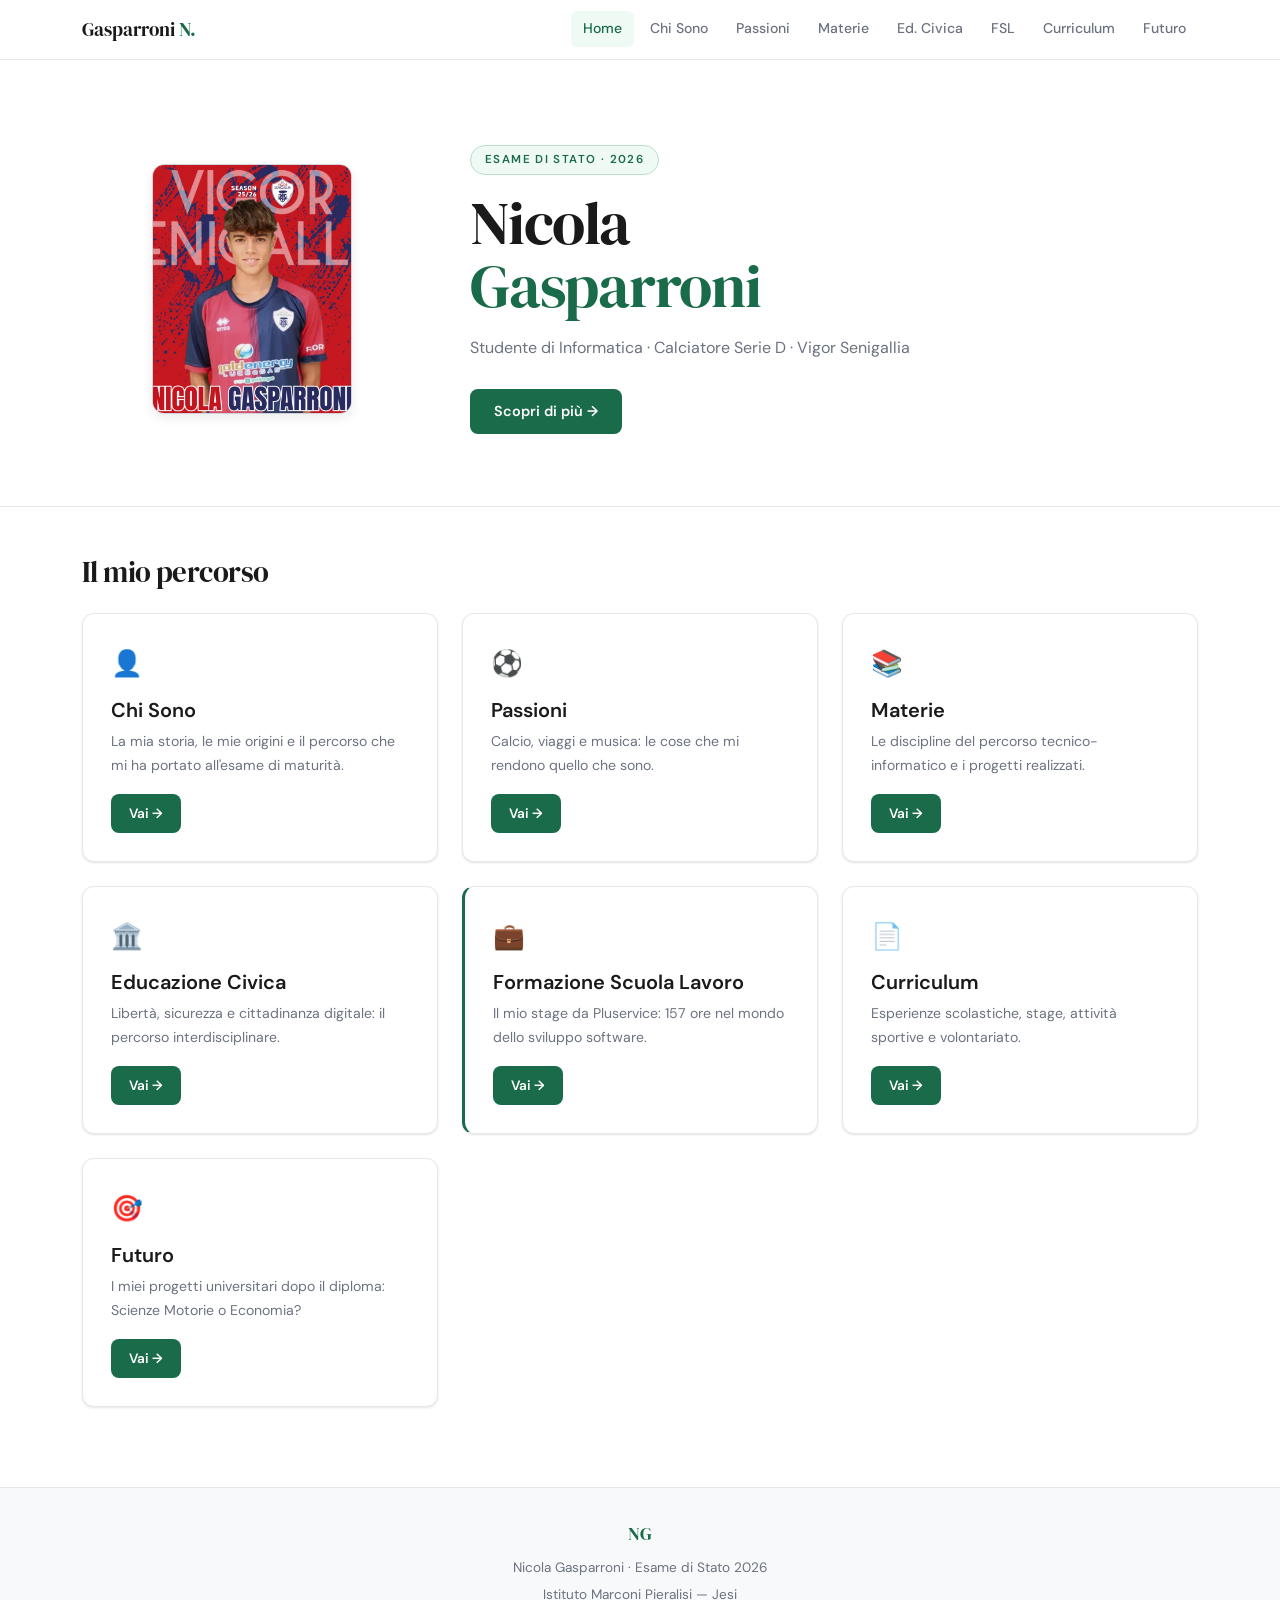
<file: index.html>
<!DOCTYPE html>
<html lang="it">
<head>
    <meta charset="UTF-8">
    <meta name="viewport" content="width=device-width, initial-scale=1.0">
    <title>Nicola Gasparroni — Esame di Stato 2026</title>
    <link href="https://cdn.jsdelivr.net/npm/bootstrap@5.3.2/dist/css/bootstrap.min.css" rel="stylesheet">
    <link rel="stylesheet" href="style.css">
</head>
<body>

    <nav class="navbar navbar-expand-md navbar-light fixed-top">
        <div class="container">
            <a class="navbar-brand" href="index.html">Gasparroni <span>N.</span></a>
            <button class="navbar-toggler" type="button" data-bs-toggle="collapse" data-bs-target="#navbarMenu">
                <span class="navbar-toggler-icon"></span>
            </button>
            <div class="collapse navbar-collapse" id="navbarMenu">
                <ul class="navbar-nav ms-auto gap-1">
                    <li class="nav-item"><a class="nav-link active" href="index.html">Home</a></li>
                    <li class="nav-item"><a class="nav-link" href="chi-sono.html">Chi Sono</a></li>
                    <li class="nav-item"><a class="nav-link" href="passioni.html">Passioni</a></li>
                    <li class="nav-item"><a class="nav-link" href="materie.html">Materie</a></li>
                    <li class="nav-item"><a class="nav-link" href="ed-civica.html">Ed. Civica</a></li>
                    <li class="nav-item"><a class="nav-link" href="fsl.html">FSL</a></li>
                    <li class="nav-item"><a class="nav-link" href="curriculum.html">Curriculum</a></li>
                    <li class="nav-item"><a class="nav-link" href="futuro.html">Futuro</a></li>
                </ul>
            </div>
        </div>
    </nav>

    <section class="hero-section">
        <div class="container">
            <div class="row align-items-center g-5">
                <div class="col-md-4 text-center reveal">
                    <img src="nico_.jpg" alt="Nicola Gasparroni" class="hero-photo">
                </div>
                <div class="col-md-8 reveal">
                    <span class="hero-tag">Esame di Stato · 2026</span>
                    <h1 class="hero-title mb-3">Nicola<br><span style="color:var(--accent);">Gasparroni</span></h1>
                    <p class="hero-sub">Studente di Informatica · Calciatore Serie D · Vigor Senigallia</p>
                    <a href="chi-sono.html" class="btn-accent">Scopri di più →</a>
                </div>
            </div>
        </div>
    </section>

    <main class="container my-5">
        <h2 class="mb-4" style="font-size:1.8rem;">Il mio percorso</h2>
        <div class="row g-4">
            <div class="col-md-4 reveal">
                <div class="card-dark h-100">
                    <div style="font-size:1.6rem; margin-bottom:12px;">👤</div>
                    <h5 style="font-weight:600; margin-bottom:8px; font-family:'DM Sans',system-ui,sans-serif;">Chi Sono</h5>
                    <p class="text-muted-custom" style="font-size:0.88rem; margin-bottom:16px;">La mia storia, le mie origini e il percorso che mi ha portato all'esame di maturità.</p>
                    <a href="chi-sono.html" class="btn-accent" style="font-size:0.85rem; padding:8px 18px;">Vai →</a>
                </div>
            </div>
            <div class="col-md-4 reveal">
                <div class="card-dark h-100">
                    <div style="font-size:1.6rem; margin-bottom:12px;">⚽</div>
                    <h5 style="font-weight:600; margin-bottom:8px; font-family:'DM Sans',system-ui,sans-serif;">Passioni</h5>
                    <p class="text-muted-custom" style="font-size:0.88rem; margin-bottom:16px;">Calcio, viaggi e musica: le cose che mi rendono quello che sono.</p>
                    <a href="passioni.html" class="btn-accent" style="font-size:0.85rem; padding:8px 18px;">Vai →</a>
                </div>
            </div>
            <div class="col-md-4 reveal">
                <div class="card-dark h-100">
                    <div style="font-size:1.6rem; margin-bottom:12px;">📚</div>
                    <h5 style="font-weight:600; margin-bottom:8px; font-family:'DM Sans',system-ui,sans-serif;">Materie</h5>
                    <p class="text-muted-custom" style="font-size:0.88rem; margin-bottom:16px;">Le discipline del percorso tecnico-informatico e i progetti realizzati.</p>
                    <a href="materie.html" class="btn-accent" style="font-size:0.85rem; padding:8px 18px;">Vai →</a>
                </div>
            </div>
            <div class="col-md-4 reveal">
                <div class="card-dark h-100">
                    <div style="font-size:1.6rem; margin-bottom:12px;">🏛️</div>
                    <h5 style="font-weight:600; margin-bottom:8px; font-family:'DM Sans',system-ui,sans-serif;">Educazione Civica</h5>
                    <p class="text-muted-custom" style="font-size:0.88rem; margin-bottom:16px;">Libertà, sicurezza e cittadinanza digitale: il percorso interdisciplinare.</p>
                    <a href="ed-civica.html" class="btn-accent" style="font-size:0.85rem; padding:8px 18px;">Vai →</a>
                </div>
            </div>
            <div class="col-md-4 reveal">
                <div class="card-dark h-100" style="border-left:3px solid var(--accent);">
                    <div style="font-size:1.6rem; margin-bottom:12px;">💼</div>
                    <h5 style="font-weight:600; margin-bottom:8px; font-family:'DM Sans',system-ui,sans-serif;">Formazione Scuola Lavoro</h5>
                    <p class="text-muted-custom" style="font-size:0.88rem; margin-bottom:16px;">Il mio stage da Pluservice: 157 ore nel mondo dello sviluppo software.</p>
                    <a href="fsl.html" class="btn-accent" style="font-size:0.85rem; padding:8px 18px;">Vai →</a>
                </div>
            </div>
            <div class="col-md-4 reveal">
                <div class="card-dark h-100">
                    <div style="font-size:1.6rem; margin-bottom:12px;">📄</div>
                    <h5 style="font-weight:600; margin-bottom:8px; font-family:'DM Sans',system-ui,sans-serif;">Curriculum</h5>
                    <p class="text-muted-custom" style="font-size:0.88rem; margin-bottom:16px;">Esperienze scolastiche, stage, attività sportive e volontariato.</p>
                    <a href="curriculum.html" class="btn-accent" style="font-size:0.85rem; padding:8px 18px;">Vai →</a>
                </div>
            </div>
            <div class="col-md-4 reveal">
                <div class="card-dark h-100">
                    <div style="font-size:1.6rem; margin-bottom:12px;">🎯</div>
                    <h5 style="font-weight:600; margin-bottom:8px; font-family:'DM Sans',system-ui,sans-serif;">Futuro</h5>
                    <p class="text-muted-custom" style="font-size:0.88rem; margin-bottom:16px;">I miei progetti universitari dopo il diploma: Scienze Motorie o Economia?</p>
                    <a href="futuro.html" class="btn-accent" style="font-size:0.85rem; padding:8px 18px;">Vai →</a>
                </div>
            </div>
        </div>
    </main>

    <footer>
        <div class="container">
            <div class="footer-logo">NG</div>
            <p class="mb-1">Nicola Gasparroni · Esame di Stato 2026</p>
            <p>Istituto Marconi Pieralisi — Jesi</p>
        </div>
    </footer>

    <script src="https://cdn.jsdelivr.net/npm/bootstrap@5.3.2/dist/js/bootstrap.bundle.min.js"></script>
    <script src="script.js"></script>
</body>
</html>
</file>
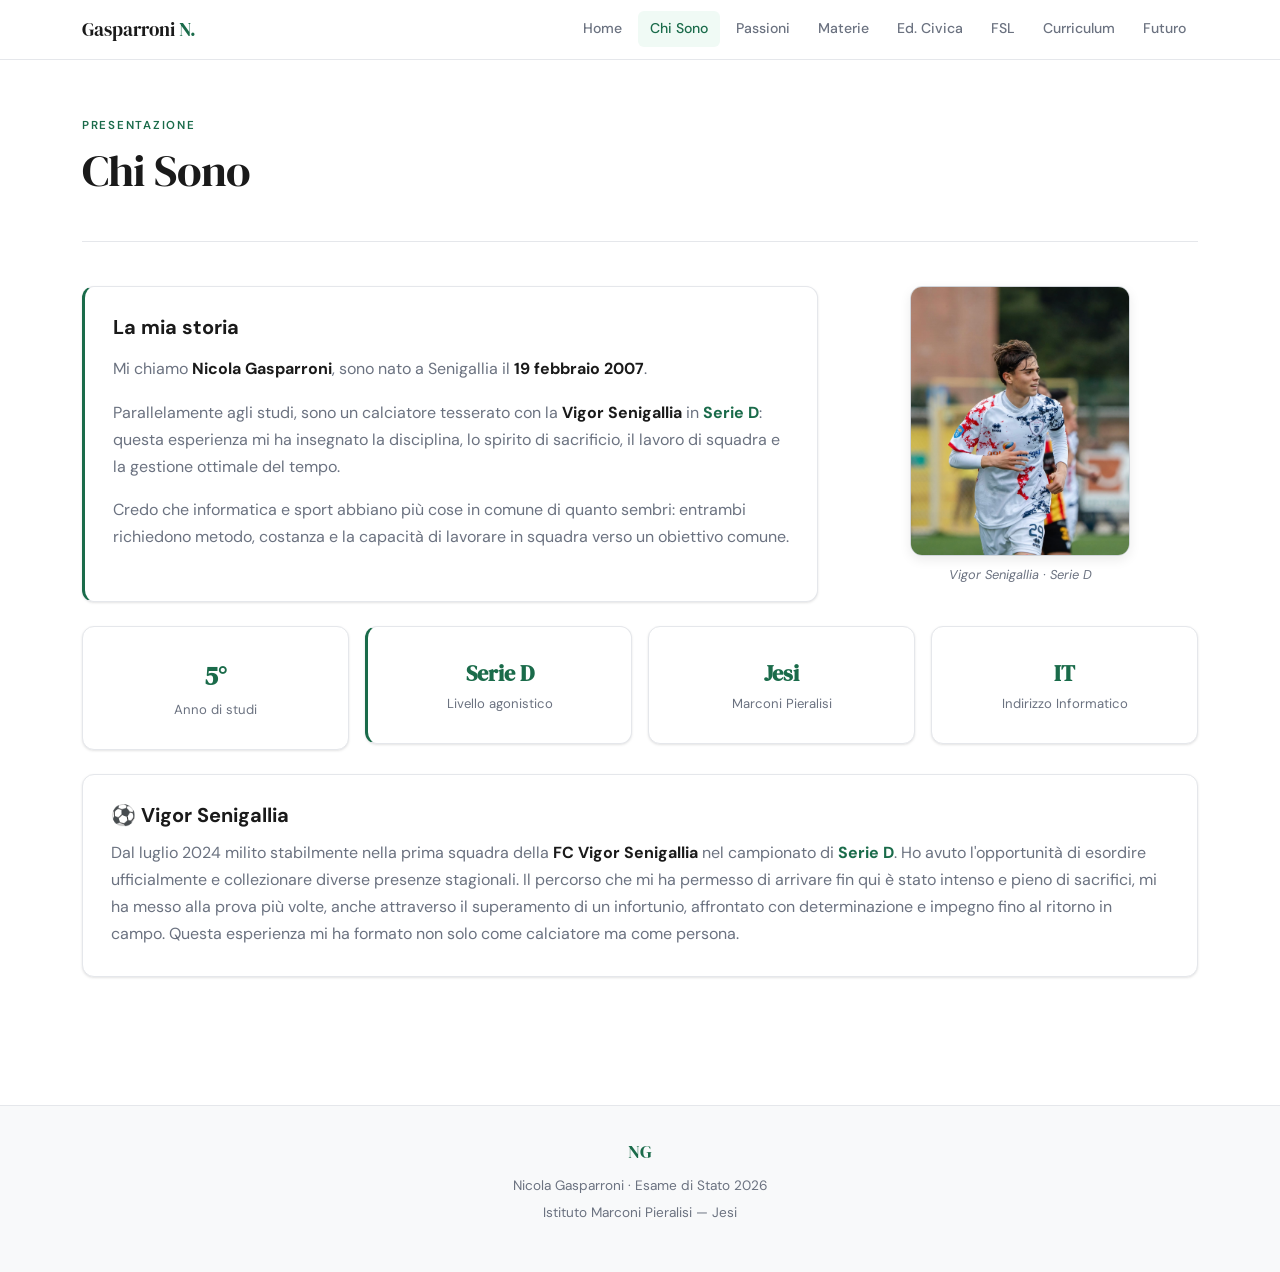
<file: chi-sono.html>
<!DOCTYPE html>
<html lang="it">
<head>
    <meta charset="UTF-8">
    <meta name="viewport" content="width=device-width, initial-scale=1.0">
    <title>Chi Sono — Nicola Gasparroni</title>
    <link href="https://cdn.jsdelivr.net/npm/bootstrap@5.3.2/dist/css/bootstrap.min.css" rel="stylesheet">
    <link rel="stylesheet" href="style.css">
</head>
<body>
    <nav class="navbar navbar-expand-md navbar-light fixed-top">
        <div class="container">
            <a class="navbar-brand" href="index.html">Gasparroni <span>N.</span></a>
            <button class="navbar-toggler" type="button" data-bs-toggle="collapse" data-bs-target="#navbarMenu"><span class="navbar-toggler-icon"></span></button>
            <div class="collapse navbar-collapse" id="navbarMenu">
                <ul class="navbar-nav ms-auto gap-1">
                    <li class="nav-item"><a class="nav-link" href="index.html">Home</a></li>
                    <li class="nav-item"><a class="nav-link active" href="chi-sono.html">Chi Sono</a></li>
                    <li class="nav-item"><a class="nav-link" href="passioni.html">Passioni</a></li>
                    <li class="nav-item"><a class="nav-link" href="materie.html">Materie</a></li>
                    <li class="nav-item"><a class="nav-link" href="ed-civica.html">Ed. Civica</a></li>
                    <li class="nav-item"><a class="nav-link" href="fsl.html">FSL</a></li>
                    <li class="nav-item"><a class="nav-link" href="curriculum.html">Curriculum</a></li>
                    <li class="nav-item"><a class="nav-link" href="futuro.html">Futuro</a></li>
                </ul>
            </div>
        </div>
    </nav>

    <div class="container">
        <div class="page-header reveal">
            <p class="page-label">Presentazione</p>
            <h1>Chi Sono</h1>
        </div>
    </div>

    <main class="container pb-5">
        <div class="row g-4 mb-4">
            <div class="col-md-8 reveal">
                <div class="card-dark accent-left h-100">
                    <h5 style="font-weight:700; margin-bottom:16px; font-family:'DM Sans',system-ui,sans-serif;">La mia storia</h5>
                    <p class="text-muted-custom">Mi chiamo <strong style="color:var(--text-main);">Nicola Gasparroni</strong>, sono nato a Senigallia il <strong style="color:var(--text-main);">19 febbraio 2007</strong>.</p>
                    <p class="text-muted-custom">Parallelamente agli studi, sono un calciatore tesserato con la <strong style="color:var(--text-main);">Vigor Senigallia</strong> in <strong style="color:var(--accent);">Serie D</strong>: questa esperienza mi ha insegnato la disciplina, lo spirito di sacrificio, il lavoro di squadra e la gestione ottimale del tempo.</p>
                    <p class="text-muted-custom mb-0">Credo che informatica e sport abbiano più cose in comune di quanto sembri: entrambi richiedono metodo, costanza e la capacità di lavorare in squadra verso un obiettivo comune.</p>
                </div>
            </div>
            <div class="col-md-4 text-center reveal">
                <img src="chi_sono.jpg" alt="Nicola Gasparroni" style="width:100%; max-width:220px; border-radius:12px; border:1px solid var(--border-dark); object-fit:cover; object-position:top center; height:270px; box-shadow:var(--shadow-md);">
                <p class="text-muted-custom mt-2" style="font-size:0.8rem; font-style:italic;">Vigor Senigallia · Serie D</p>
            </div>
        </div>

        <div class="row g-3 reveal">
            <div class="col-6 col-md-3">
                <div class="card-dark text-center">
                    <div style="font-size:1.6rem; color:var(--accent); font-weight:700; font-family:'DM Serif Display',serif;">5°</div>
                    <div class="text-muted-custom" style="font-size:0.82rem;">Anno di studi</div>
                </div>
            </div>
            <div class="col-6 col-md-3">
                <div class="card-dark text-center" style="border-left:3px solid var(--accent);">
                    <div style="font-size:1.4rem; color:var(--accent); font-weight:700; font-family:'DM Serif Display',serif;">Serie D</div>
                    <div class="text-muted-custom" style="font-size:0.82rem;">Livello agonistico</div>
                </div>
            </div>
            <div class="col-6 col-md-3">
                <div class="card-dark text-center">
                    <div style="font-size:1.4rem; color:var(--accent); font-weight:700; font-family:'DM Serif Display',serif;">Jesi</div>
                    <div class="text-muted-custom" style="font-size:0.82rem;">Marconi Pieralisi</div>
                </div>
            </div>
            <div class="col-6 col-md-3">
                <div class="card-dark text-center">
                    <div style="font-size:1.4rem; color:var(--accent); font-weight:700; font-family:'DM Serif Display',serif;">IT</div>
                    <div class="text-muted-custom" style="font-size:0.82rem;">Indirizzo Informatico</div>
                </div>
            </div>
        </div>

        <div class="row mt-4 reveal">
            <div class="col-12">
                <div class="card-dark">
                    <h5 style="font-weight:700; margin-bottom:12px; font-family:'DM Sans',system-ui,sans-serif;">⚽ Vigor Senigallia</h5>
                    <p class="text-muted-custom mb-0">Dal luglio 2024 milito stabilmente nella prima squadra della <strong style="color:var(--text-main);">FC Vigor Senigallia</strong> nel campionato di <strong style="color:var(--accent);">Serie D</strong>.  Ho avuto l'opportunità di esordire ufficialmente e collezionare diverse presenze stagionali. Il percorso che mi ha permesso di arrivare fin qui è stato intenso e pieno di sacrifici, mi ha messo alla prova più volte,  anche attraverso il superamento di un infortunio, affrontato con determinazione e impegno fino al ritorno in campo. Questa esperienza mi ha formato non solo come calciatore ma come persona.</p>
                </div>
            </div>
        </div>
    </main>

    <footer>
        <div class="container">
            <div class="footer-logo">NG</div>
            <p class="mb-1">Nicola Gasparroni · Esame di Stato 2026</p>
            <p>Istituto Marconi Pieralisi — Jesi</p>
        </div>
    </footer>
    <script src="https://cdn.jsdelivr.net/npm/bootstrap@5.3.2/dist/js/bootstrap.bundle.min.js"></script>
    <script src="script.js"></script>
</body>
</html>
</file>
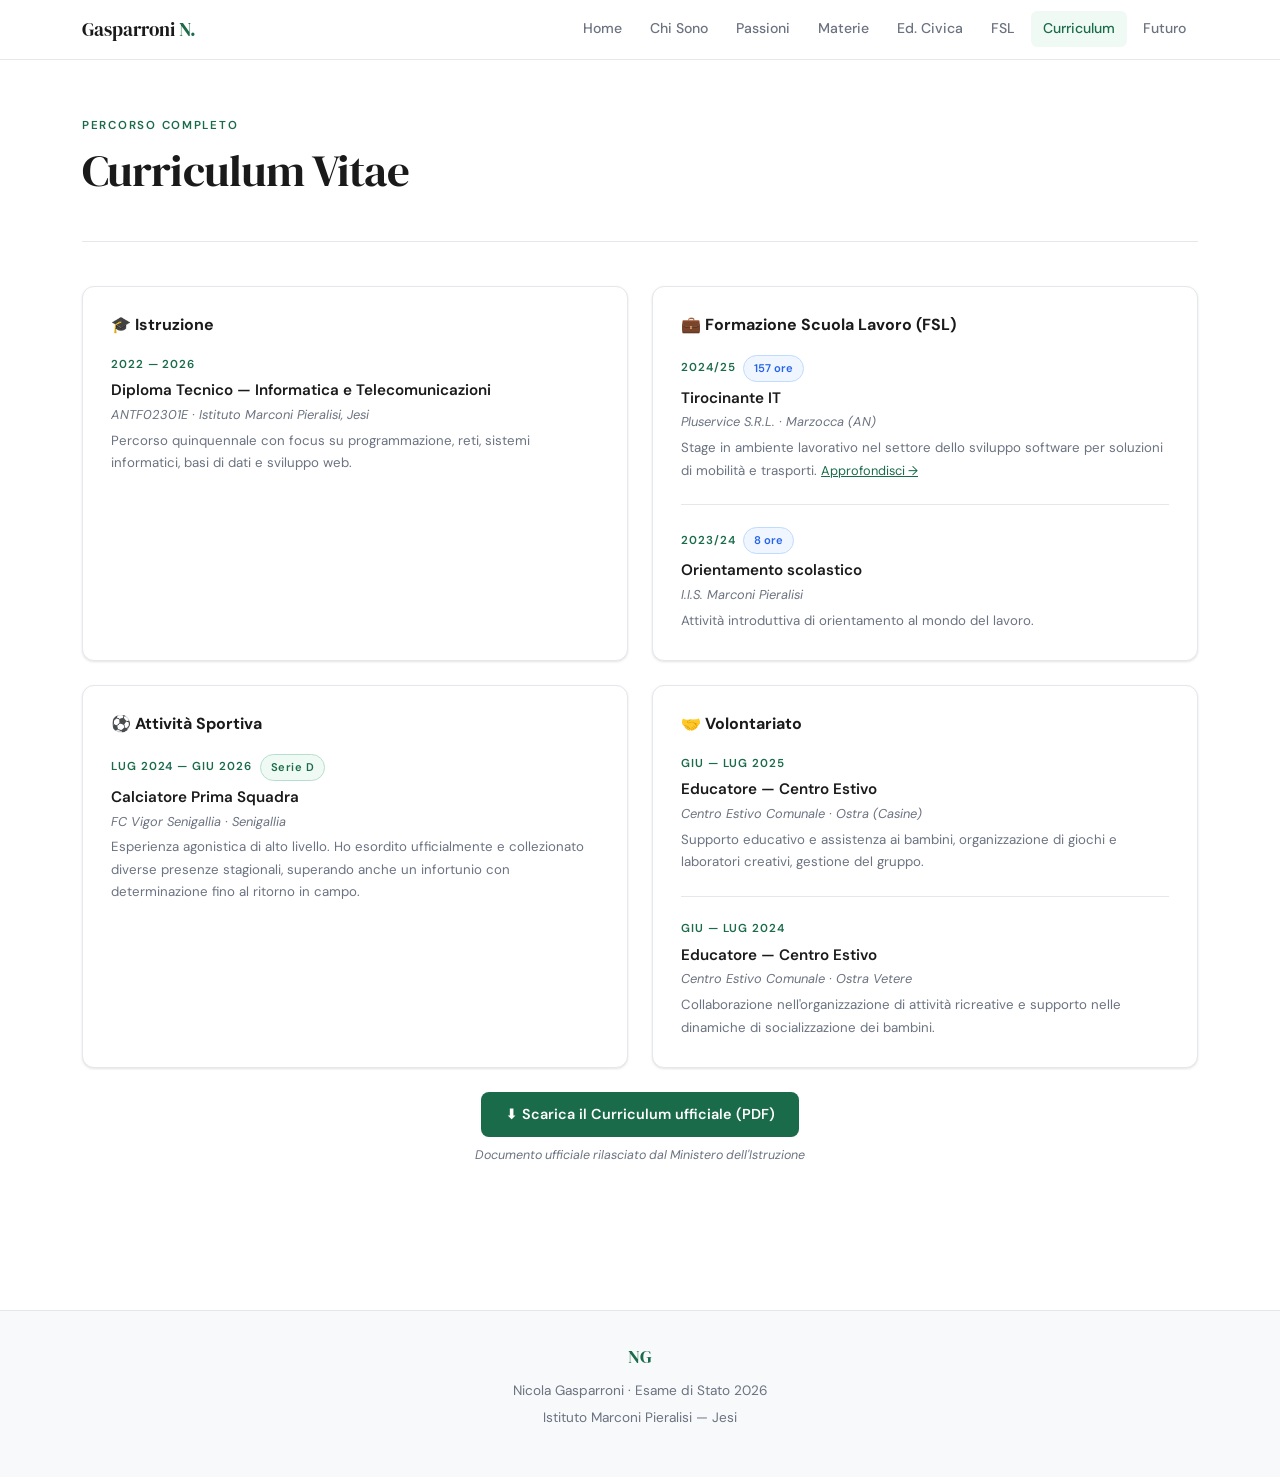
<file: curriculum.html>
<!DOCTYPE html>
<html lang="it">
<head>
    <meta charset="UTF-8">
    <meta name="viewport" content="width=device-width, initial-scale=1.0">
    <title>Curriculum — Nicola Gasparroni</title>
    <link href="https://cdn.jsdelivr.net/npm/bootstrap@5.3.2/dist/css/bootstrap.min.css" rel="stylesheet">
    <link rel="stylesheet" href="style.css">
</head>
<body>
    <nav class="navbar navbar-expand-md navbar-light fixed-top">
        <div class="container">
            <a class="navbar-brand" href="index.html">Gasparroni <span>N.</span></a>
            <button class="navbar-toggler" type="button" data-bs-toggle="collapse" data-bs-target="#navbarMenu"><span class="navbar-toggler-icon"></span></button>
            <div class="collapse navbar-collapse" id="navbarMenu">
                <ul class="navbar-nav ms-auto gap-1">
                    <li class="nav-item"><a class="nav-link" href="index.html">Home</a></li>
                    <li class="nav-item"><a class="nav-link" href="chi-sono.html">Chi Sono</a></li>
                    <li class="nav-item"><a class="nav-link" href="passioni.html">Passioni</a></li>
                    <li class="nav-item"><a class="nav-link" href="materie.html">Materie</a></li>
                    <li class="nav-item"><a class="nav-link" href="ed-civica.html">Ed. Civica</a></li>
                    <li class="nav-item"><a class="nav-link" href="fsl.html">FSL</a></li>
                    <li class="nav-item"><a class="nav-link active" href="curriculum.html">Curriculum</a></li>
                    <li class="nav-item"><a class="nav-link" href="futuro.html">Futuro</a></li>
                </ul>
            </div>
        </div>
    </nav>

    <div class="container">
        <div class="page-header reveal">
            <p class="page-label">Percorso completo</p>
            <h1>Curriculum Vitae</h1>
        </div>
    </div>

    <main class="container pb-5">
        <div class="row g-4 mb-4">
            <div class="col-md-6 reveal">
                <div class="card-dark h-100">
                    <h6 style="font-weight:700; margin-bottom:20px; font-family:'DM Sans',system-ui,sans-serif;">🎓 Istruzione</h6>
                    <div class="cv-entry">
                        <div class="d-flex align-items-center gap-2 mb-1">
                            <span class="cv-year">2022 — 2026</span>
                          
                        </div>
                        <div class="cv-title">Diploma Tecnico — Informatica e Telecomunicazioni</div>
                        <div class="cv-place">ANTF02301E · Istituto Marconi Pieralisi, Jesi</div>
                        <div class="cv-desc">Percorso quinquennale con focus su programmazione, reti, sistemi informatici, basi di dati e sviluppo web.</div>
                    </div>
                </div>
            </div>
            <div class="col-md-6 reveal">
                <div class="card-dark h-100">
                    <h6 style="font-weight:700; margin-bottom:20px; font-family:'DM Sans',system-ui,sans-serif;">💼 Formazione Scuola Lavoro (FSL)</h6>
                    <div class="cv-entry">
                        <div class="d-flex align-items-center gap-2 mb-1">
                            <span class="cv-year">2024/25</span>
                            <span class="badge-blue">157 ore</span>
                        </div>
                        <div class="cv-title">Tirocinante IT</div>
                        <div class="cv-place">Pluservice S.R.L. · Marzocca (AN)</div>
                        <div class="cv-desc">Stage in ambiente lavorativo nel settore dello sviluppo software per soluzioni di mobilità e trasporti. <a href="fsl.html" style="color:var(--accent); font-size:0.8rem;">Approfondisci →</a></div>
                    </div>
                    <div class="cv-entry">
                        <div class="d-flex align-items-center gap-2 mb-1">
                            <span class="cv-year">2023/24</span>
                            <span class="badge-blue">8 ore</span>
                        </div>
                        <div class="cv-title">Orientamento scolastico</div>
                        <div class="cv-place">I.I.S. Marconi Pieralisi</div>
                        <div class="cv-desc">Attività introduttiva di orientamento al mondo del lavoro.</div>
                    </div>
                </div>
            </div>
        </div>

        <div class="row g-4 mb-4">
            <div class="col-md-6 reveal">
                <div class="card-dark h-100">
                    <h6 style="font-weight:700; margin-bottom:20px; font-family:'DM Sans',system-ui,sans-serif;">⚽ Attività Sportiva</h6>
                    <div class="cv-entry">
                        <div class="d-flex align-items-center gap-2 mb-1">
                            <span class="cv-year">Lug 2024 — Giu 2026</span>
                            <span class="badge-accent">Serie D</span>
                        </div>
                        <div class="cv-title">Calciatore Prima Squadra</div>
                        <div class="cv-place">FC Vigor Senigallia · Senigallia</div>
                        <div class="cv-desc">Esperienza agonistica di alto livello. Ho esordito ufficialmente e collezionato diverse presenze stagionali, superando anche un infortunio con determinazione fino al ritorno in campo.</div>
                    </div>
                </div>
            </div>
            <div class="col-md-6 reveal">
                <div class="card-dark h-100">
                    <h6 style="font-weight:700; margin-bottom:20px; font-family:'DM Sans',system-ui,sans-serif;">🤝 Volontariato</h6>
                    <div class="cv-entry">
                        <div class="d-flex align-items-center gap-2 mb-1"><span class="cv-year">Giu — Lug 2025</span></div>
                        <div class="cv-title">Educatore — Centro Estivo</div>
                        <div class="cv-place">Centro Estivo Comunale · Ostra (Casine)</div>
                        <div class="cv-desc">Supporto educativo e assistenza ai bambini, organizzazione di giochi e laboratori creativi, gestione del gruppo.</div>
                    </div>
                    <div class="cv-entry">
                        <div class="d-flex align-items-center gap-2 mb-1"><span class="cv-year">Giu — Lug 2024</span></div>
                        <div class="cv-title">Educatore — Centro Estivo</div>
                        <div class="cv-place">Centro Estivo Comunale · Ostra Vetere</div>
                        <div class="cv-desc">Collaborazione nell'organizzazione di attività ricreative e supporto nelle dinamiche di socializzazione dei bambini.</div>
                    </div>
                </div>
            </div>
        </div>

        <div class="text-center reveal">
            <a href="Curriculum_GSPNCL07B19I608H.pdf" target="_blank" rel="noopener" class="btn-accent">⬇ Scarica il Curriculum ufficiale (PDF)</a>
            <p class="text-muted-custom mt-2" style="font-size:0.78rem; font-style:italic;">Documento ufficiale rilasciato dal Ministero dell'Istruzione</p>
        </div>
    </main>

    <footer>
        <div class="container">
            <div class="footer-logo">NG</div>
            <p class="mb-1">Nicola Gasparroni · Esame di Stato 2026</p>
            <p>Istituto Marconi Pieralisi — Jesi</p>
        </div>
    </footer>
    <script src="https://cdn.jsdelivr.net/npm/bootstrap@5.3.2/dist/js/bootstrap.bundle.min.js"></script>
    <script src="script.js"></script>
</body>
</html>
</file>
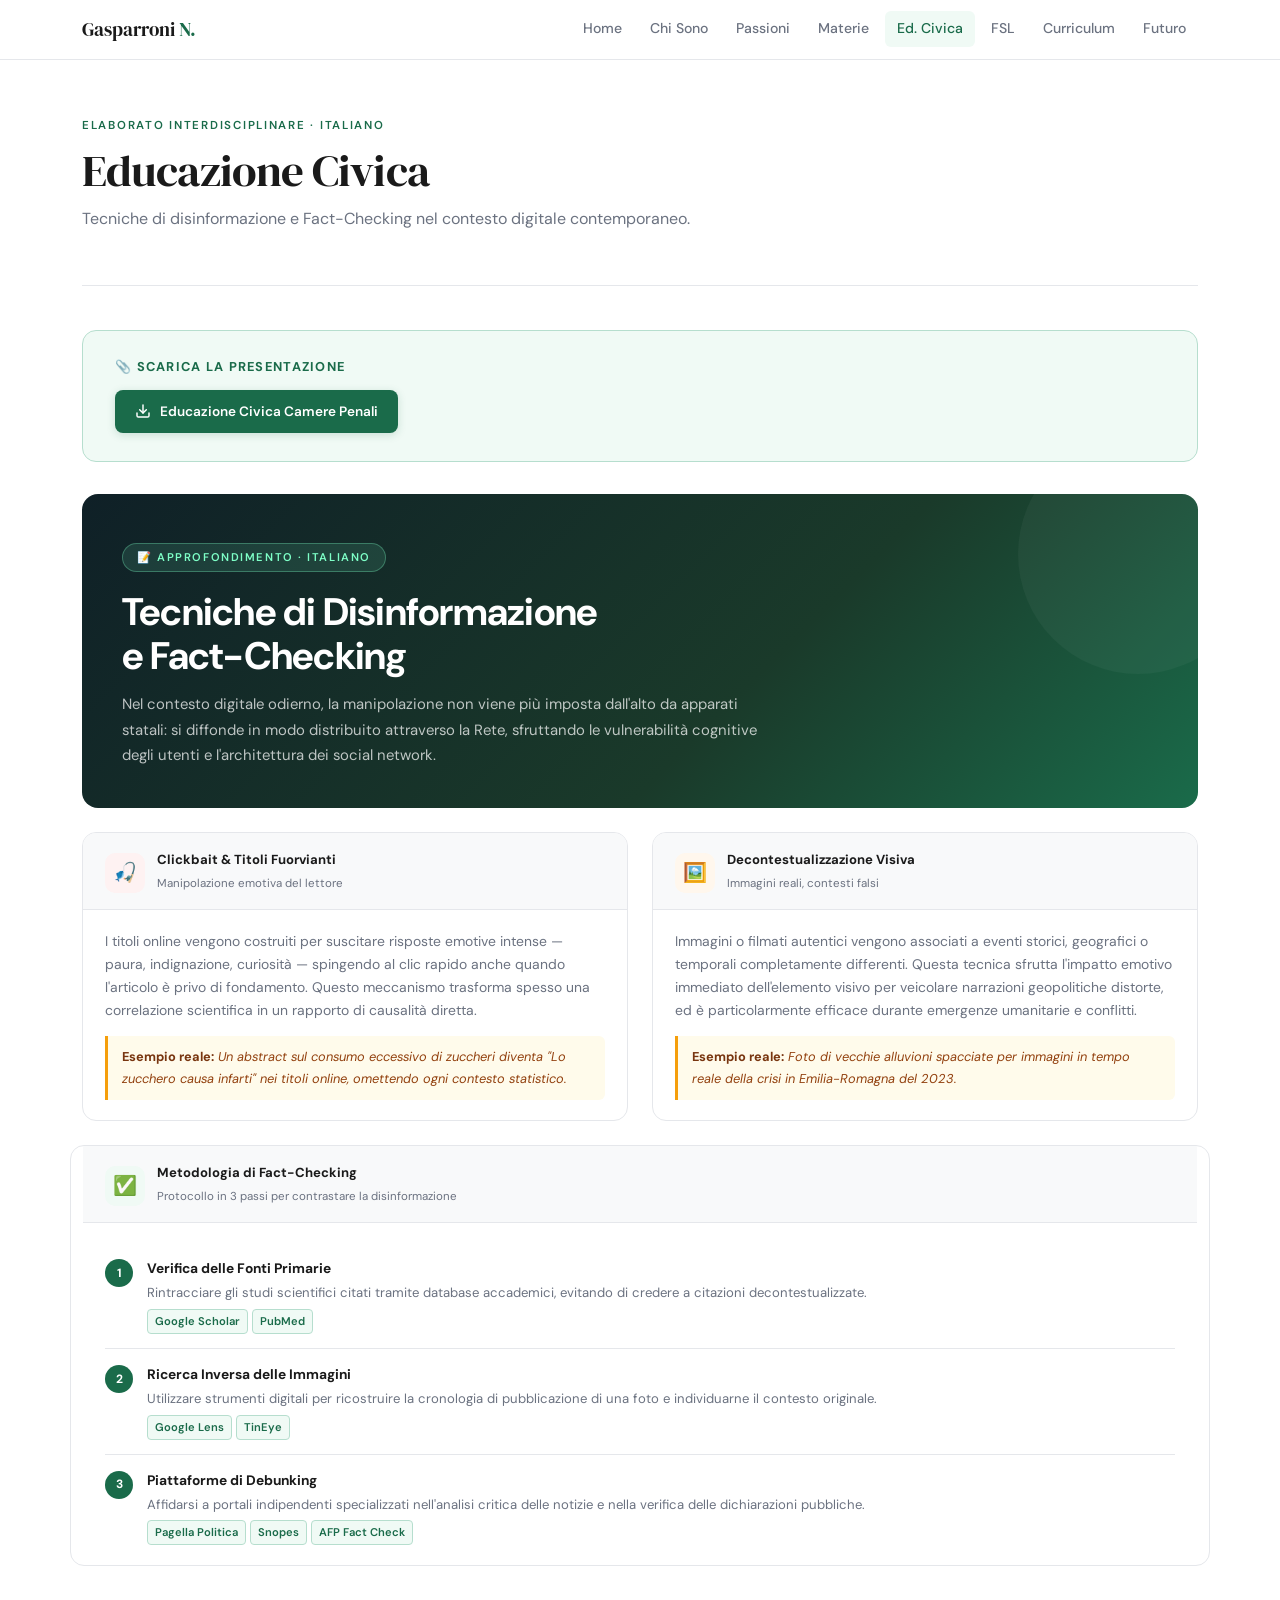
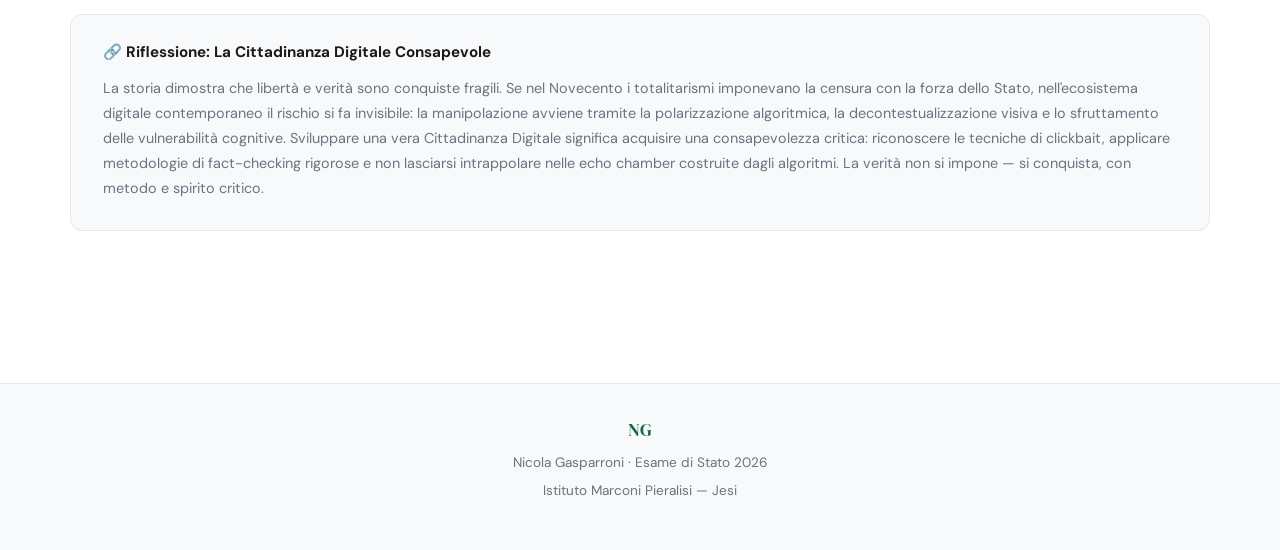
<file: ed-civica.html>
<!DOCTYPE html>
<html lang="it">
<head>
    <meta charset="UTF-8">
    <meta name="viewport" content="width=device-width, initial-scale=1.0">
    <title>Educazione Civica — Nicola Gasparroni</title>
    <link href="https://cdn.jsdelivr.net/npm/bootstrap@5.3.2/dist/css/bootstrap.min.css" rel="stylesheet">
    <link rel="stylesheet" href="style.css">
    <style>
        /* === DOWNLOAD BUTTONS === */
        .download-section {
            background: var(--accent-light);
            border: 1px solid var(--accent-border);
            border-radius: 14px;
            padding: 28px 32px;
            margin-bottom: 2rem;
        }
        .download-section h5 {
            font-family: 'DM Sans', system-ui, sans-serif;
            font-weight: 700;
            color: var(--accent);
            font-size: 0.8rem;
            letter-spacing: 0.1em;
            text-transform: uppercase;
            margin-bottom: 16px;
        }
        .btn-download {
            display: inline-flex;
            align-items: center;
            gap: 9px;
            background: var(--accent);
            color: #fff;
            border: none;
            border-radius: 8px;
            padding: 10px 20px;
            font-family: 'DM Sans', system-ui, sans-serif;
            font-size: 0.85rem;
            font-weight: 600;
            text-decoration: none;
            transition: background 0.2s, transform 0.15s, box-shadow 0.2s;
            box-shadow: 0 2px 8px rgba(26,107,74,0.18);
        }
        .btn-download:hover {
            background: #145a3c;
            color: #fff;
            transform: translateY(-2px);
            box-shadow: 0 6px 16px rgba(26,107,74,0.28);
        }
        .btn-download svg { flex-shrink: 0; }

        /* === DISINFORMAZIONE SECTION === */
        .dis-hero {
            background: linear-gradient(135deg, #0f2027 0%, #1a3a2a 60%, #1a6b4a 100%);
            border-radius: 16px;
            padding: 48px 40px 40px;
            color: #fff;
            position: relative;
            overflow: hidden;
            margin-bottom: 1.5rem;
        }
        .dis-hero::before {
            content: '';
            position: absolute;
            top: -60px; right: -60px;
            width: 240px; height: 240px;
            border-radius: 50%;
            background: rgba(255,255,255,0.04);
        }
        .dis-hero .section-badge {
            display: inline-block;
            font-size: 0.7rem;
            letter-spacing: 0.14em;
            text-transform: uppercase;
            color: #7effc7;
            background: rgba(126,255,199,0.12);
            border: 1px solid rgba(126,255,199,0.3);
            padding: 4px 14px;
            border-radius: 20px;
            margin-bottom: 18px;
            font-weight: 600;
            font-family: 'DM Sans', system-ui, sans-serif;
        }
        .dis-hero h2 {
            font-family: 'DM Sans', system-ui, sans-serif;
            font-size: clamp(1.6rem, 4vw, 2.4rem);
            font-weight: 700;
            line-height: 1.15;
            color: #fff;
            margin-bottom: 14px;
        }
        .dis-hero p {
            font-family: 'DM Sans', system-ui, sans-serif;
            color: rgba(255,255,255,0.72);
            font-size: 0.93rem;
            max-width: 650px;
            margin: 0;
        }

        .dis-card {
            background: var(--bg-card);
            border: 1px solid var(--border);
            border-radius: 14px;
            overflow: hidden;
            height: 100%;
            transition: box-shadow 0.2s, transform 0.2s;
        }
        .dis-card:hover {
            box-shadow: var(--shadow-md);
            transform: translateY(-3px);
        }
        .dis-card-header {
            display: flex;
            align-items: center;
            gap: 12px;
            padding: 18px 22px 14px;
            border-bottom: 1px solid var(--border);
            background: var(--bg-alt);
        }
        .dis-icon {
            width: 40px; height: 40px;
            border-radius: 10px;
            display: flex; align-items: center; justify-content: center;
            font-size: 1.2rem;
            flex-shrink: 0;
        }
        .icon-red    { background: #fef2f2; }
        .icon-orange { background: #fff7ed; }
        .icon-blue   { background: #eff6ff; }
        .icon-green  { background: var(--accent-light); }

        .dis-card-header h6 {
            font-family: 'DM Sans', system-ui, sans-serif;
            font-size: 0.82rem;
            font-weight: 700;
            color: var(--text-main);
            margin: 0;
            line-height: 1.3;
        }
        .dis-card-header span {
            font-size: 0.72rem;
            color: var(--text-muted);
            font-weight: 400;
            font-family: 'DM Sans', system-ui, sans-serif;
        }
        .dis-card-body { padding: 20px 22px; }
        .dis-card-body p {
            font-family: 'DM Sans', system-ui, sans-serif;
            font-size: 0.87rem;
            color: var(--text-muted);
            line-height: 1.65;
            margin: 0;
        }

        .dis-example {
            margin-top: 14px;
            background: #fffbeb;
            border-left: 3px solid #f59e0b;
            border-radius: 0 6px 6px 0;
            padding: 10px 14px;
            font-size: 0.8rem;
            color: #92400e;
            font-style: italic;
            font-family: 'DM Sans', system-ui, sans-serif;
        }
        .dis-example strong { color: #78350f; font-style: normal; }

        .algo-visual {
            background: var(--bg-alt);
            border: 1px solid var(--border);
            border-radius: 12px;
            padding: 20px 24px;
            display: flex;
            align-items: center;
            gap: 0;
            margin-top: 14px;
            overflow-x: auto;
        }
        .algo-step {
            text-align: center;
            font-size: 0.72rem;
            font-weight: 600;
            font-family: 'DM Sans', system-ui, sans-serif;
            color: var(--text-muted);
            min-width: 70px;
        }
        .algo-step .algo-box {
            background: #fff;
            border: 1px solid var(--border-dark);
            border-radius: 8px;
            padding: 8px 6px;
            margin-bottom: 6px;
            font-size: 1.1rem;
        }
        .algo-arrow {
            color: var(--accent);
            font-size: 1.2rem;
            margin: 0 6px;
            padding-bottom: 18px;
            flex-shrink: 0;
        }
        .algo-step.highlight .algo-box {
            background: var(--accent-light);
            border-color: var(--accent-border);
        }
        .algo-step.highlight { color: var(--accent); }

        .fact-steps { list-style: none; padding: 0; margin: 0; }
        .fact-step {
            display: flex;
            gap: 14px;
            align-items: flex-start;
            padding: 14px 0;
            border-bottom: 1px solid var(--border);
        }
        .fact-step:last-child { border-bottom: none; padding-bottom: 0; }
        .fact-num {
            width: 28px; height: 28px;
            background: var(--accent);
            color: #fff;
            border-radius: 50%;
            display: flex; align-items: center; justify-content: center;
            font-size: 0.75rem;
            font-weight: 700;
            font-family: 'DM Sans', system-ui, sans-serif;
            flex-shrink: 0;
            margin-top: 2px;
        }
        .fact-step-text strong {
            display: block;
            font-size: 0.86rem;
            font-weight: 700;
            color: var(--text-main);
            margin-bottom: 3px;
            font-family: 'DM Sans', system-ui, sans-serif;
        }
        .fact-step-text p {
            font-size: 0.82rem;
            color: var(--text-muted);
            margin: 0;
            line-height: 1.55;
            font-family: 'DM Sans', system-ui, sans-serif;
        }
        .tool-badge {
            display: inline-block;
            font-size: 0.7rem;
            font-weight: 600;
            background: var(--accent-light);
            color: var(--accent);
            border: 1px solid var(--accent-border);
            border-radius: 4px;
            padding: 2px 7px;
            margin-top: 5px;
            font-family: 'DM Sans', system-ui, sans-serif;
        }

        /* === RIFLESSIONE FINALE === */
        .riflessione {
            background: var(--bg-alt);
            border: 1px solid var(--border);
            border-radius: 12px;
            padding: 28px 32px;
            margin-top: 1.5rem;
        }
        .riflessione h5 {
            font-family: 'DM Sans', system-ui, sans-serif;
            font-weight: 700;
            font-size: 0.95rem;
            margin-bottom: 14px;
            color: var(--text-main);
        }
        .riflessione p {
            font-family: 'DM Sans', system-ui, sans-serif;
            font-size: 0.9rem;
            color: var(--text-muted);
            line-height: 1.75;
            margin: 0;
        }
    </style>
</head>
<body>
    <nav class="navbar navbar-expand-md navbar-light fixed-top">
        <div class="container">
            <a class="navbar-brand" href="index.html">Gasparroni <span>N.</span></a>
            <button class="navbar-toggler" type="button" data-bs-toggle="collapse" data-bs-target="#navbarMenu"><span class="navbar-toggler-icon"></span></button>
            <div class="collapse navbar-collapse" id="navbarMenu">
                <ul class="navbar-nav ms-auto gap-1">
                    <li class="nav-item"><a class="nav-link" href="index.html">Home</a></li>
                    <li class="nav-item"><a class="nav-link" href="chi-sono.html">Chi Sono</a></li>
                    <li class="nav-item"><a class="nav-link" href="passioni.html">Passioni</a></li>
                    <li class="nav-item"><a class="nav-link" href="materie.html">Materie</a></li>
                    <li class="nav-item"><a class="nav-link active" href="ed-civica.html">Ed. Civica</a></li>
                    <li class="nav-item"><a class="nav-link" href="fsl.html">FSL</a></li>
                    <li class="nav-item"><a class="nav-link" href="curriculum.html">Curriculum</a></li>
                    <li class="nav-item"><a class="nav-link" href="futuro.html">Futuro</a></li>
                </ul>
            </div>
        </div>
    </nav>

    <div class="container">
        <div class="page-header reveal">
            <p class="page-label">Elaborato interdisciplinare · Italiano</p>
            <h1>Educazione Civica</h1>
            <p class="text-muted-custom mt-2" style="max-width:700px;">Tecniche di disinformazione e Fact-Checking nel contesto digitale contemporaneo.</p>
        </div>
    </div>

    <main class="container pb-5">

        <!-- DOWNLOAD -->
        <div class="download-section reveal">
            <h5>📎 Scarica la Presentazione </h5>
            
                <a href="Le-Camere-Penali-e-lEsperienza-del-Processo-Penale.pdf" download class="btn-download">
                    <svg width="16" height="16" viewBox="0 0 24 24" fill="none" stroke="currentColor" stroke-width="2.2" stroke-linecap="round" stroke-linejoin="round"><path d="M21 15v4a2 2 0 0 1-2 2H5a2 2 0 0 1-2-2v-4"/><polyline points="7 10 12 15 17 10"/><line x1="12" y1="15" x2="12" y2="3"/></svg>
                    Educazione Civica Camere Penali
                </a>
            </div>
        </div>

        <!-- HERO APPROFONDIMENTO -->
        <div class="reveal mb-4">
            <div class="dis-hero">
                <div class="section-badge">📝 Approfondimento · Italiano</div>
                <h2>Tecniche di Disinformazione<br>e Fact-Checking</h2>
                <p>Nel contesto digitale odierno, la manipolazione non viene più imposta dall'alto da apparati statali: si diffonde in modo distribuito attraverso la Rete, sfruttando le vulnerabilità cognitive degli utenti e l'architettura dei social network.</p>
            </div>

            <div class="row g-4 mb-4">

                <!-- CLICKBAIT -->
                <div class="col-md-6 reveal">
                    <div class="dis-card">
                        <div class="dis-card-header">
                            <div class="dis-icon icon-red">🎣</div>
                            <div>
                                <h6>Clickbait & Titoli Fuorvianti</h6>
                                <span>Manipolazione emotiva del lettore</span>
                            </div>
                        </div>
                        <div class="dis-card-body">
                            <p>I titoli online vengono costruiti per suscitare risposte emotive intense — paura, indignazione, curiosità — spingendo al clic rapido anche quando l'articolo è privo di fondamento. Questo meccanismo trasforma spesso una correlazione scientifica in un rapporto di causalità diretta.</p>
                            <div class="dis-example">
                                <strong>Esempio reale:</strong> Un abstract sul consumo eccessivo di zuccheri diventa "Lo zucchero causa infarti" nei titoli online, omettendo ogni contesto statistico.
                            </div>
                        </div>
                    </div>
                </div>

                <!-- DECONTESTUALIZZAZIONE -->
                <div class="col-md-6 reveal">
                    <div class="dis-card">
                        <div class="dis-card-header">
                            <div class="dis-icon icon-orange">🖼️</div>
                            <div>
                                <h6>Decontestualizzazione Visiva</h6>
                                <span>Immagini reali, contesti falsi</span>
                            </div>
                        </div>
                        <div class="dis-card-body">
                            <p>Immagini o filmati autentici vengono associati a eventi storici, geografici o temporali completamente differenti. Questa tecnica sfrutta l'impatto emotivo immediato dell'elemento visivo per veicolare narrazioni geopolitiche distorte, ed è particolarmente efficace durante emergenze umanitarie e conflitti.</p>
                            <div class="dis-example">
                                <strong>Esempio reale:</strong> Foto di vecchie alluvioni spacciate per immagini in tempo reale della crisi in Emilia-Romagna del 2023.
                            </div>
                        </div>
                    </div>
                </div>

              

            <!-- FACT CHECKING -->
            <div class="dis-card reveal mb-4">
                <div class="dis-card-header">
                    <div class="dis-icon icon-green">✅</div>
                    <div>
                        <h6>Metodologia di Fact-Checking</h6>
                        <span>Protocollo in 3 passi per contrastare la disinformazione</span>
                    </div>
                </div>
                <div class="dis-card-body">
                    <ul class="fact-steps">
                        <li class="fact-step">
                            <div class="fact-num">1</div>
                            <div class="fact-step-text">
                                <strong>Verifica delle Fonti Primarie</strong>
                                <p>Rintracciare gli studi scientifici citati tramite database accademici, evitando di credere a citazioni decontestualizzate.</p>
                                <span class="tool-badge">Google Scholar</span>
                                <span class="tool-badge">PubMed</span>
                            </div>
                        </li>
                        <li class="fact-step">
                            <div class="fact-num">2</div>
                            <div class="fact-step-text">
                                <strong>Ricerca Inversa delle Immagini</strong>
                                <p>Utilizzare strumenti digitali per ricostruire la cronologia di pubblicazione di una foto e individuarne il contesto originale.</p>
                                <span class="tool-badge">Google Lens</span>
                                <span class="tool-badge">TinEye</span>
                            </div>
                        </li>
                        <li class="fact-step">
                            <div class="fact-num">3</div>
                            <div class="fact-step-text">
                                <strong>Piattaforme di Debunking</strong>
                                <p>Affidarsi a portali indipendenti specializzati nell'analisi critica delle notizie e nella verifica delle dichiarazioni pubbliche.</p>
                                <span class="tool-badge">Pagella Politica</span>
                                <span class="tool-badge">Snopes</span>
                                <span class="tool-badge">AFP Fact Check</span>
                            </div>
                        </li>
                    </ul>
                </div>
            </div>

            <!-- RIFLESSIONE FINALE -->
            <div class="riflessione reveal">
                <h5>🔗 Riflessione: La Cittadinanza Digitale Consapevole</h5>
                <p>La storia dimostra che libertà e verità sono conquiste fragili. Se nel Novecento i totalitarismi imponevano la censura con la forza dello Stato, nell'ecosistema digitale contemporaneo il rischio si fa invisibile: la manipolazione avviene tramite la polarizzazione algoritmica, la decontestualizzazione visiva e lo sfruttamento delle vulnerabilità cognitive. Sviluppare una vera Cittadinanza Digitale significa acquisire una consapevolezza critica: riconoscere le tecniche di clickbait, applicare metodologie di fact-checking rigorose e non lasciarsi intrappolare nelle echo chamber costruite dagli algoritmi. La verità non si impone — si conquista, con metodo e spirito critico.</p>
            </div>
        </div>

    </main>

    <footer>
        <div class="container">
            <div class="footer-logo">NG</div>
            <p class="mb-1">Nicola Gasparroni · Esame di Stato 2026</p>
            <p>Istituto Marconi Pieralisi — Jesi</p>
        </div>
    </footer>
    <script src="https://cdn.jsdelivr.net/npm/bootstrap@5.3.2/dist/js/bootstrap.bundle.min.js"></script>
    <script src="script.js"></script>
</body>
</html>
</file>
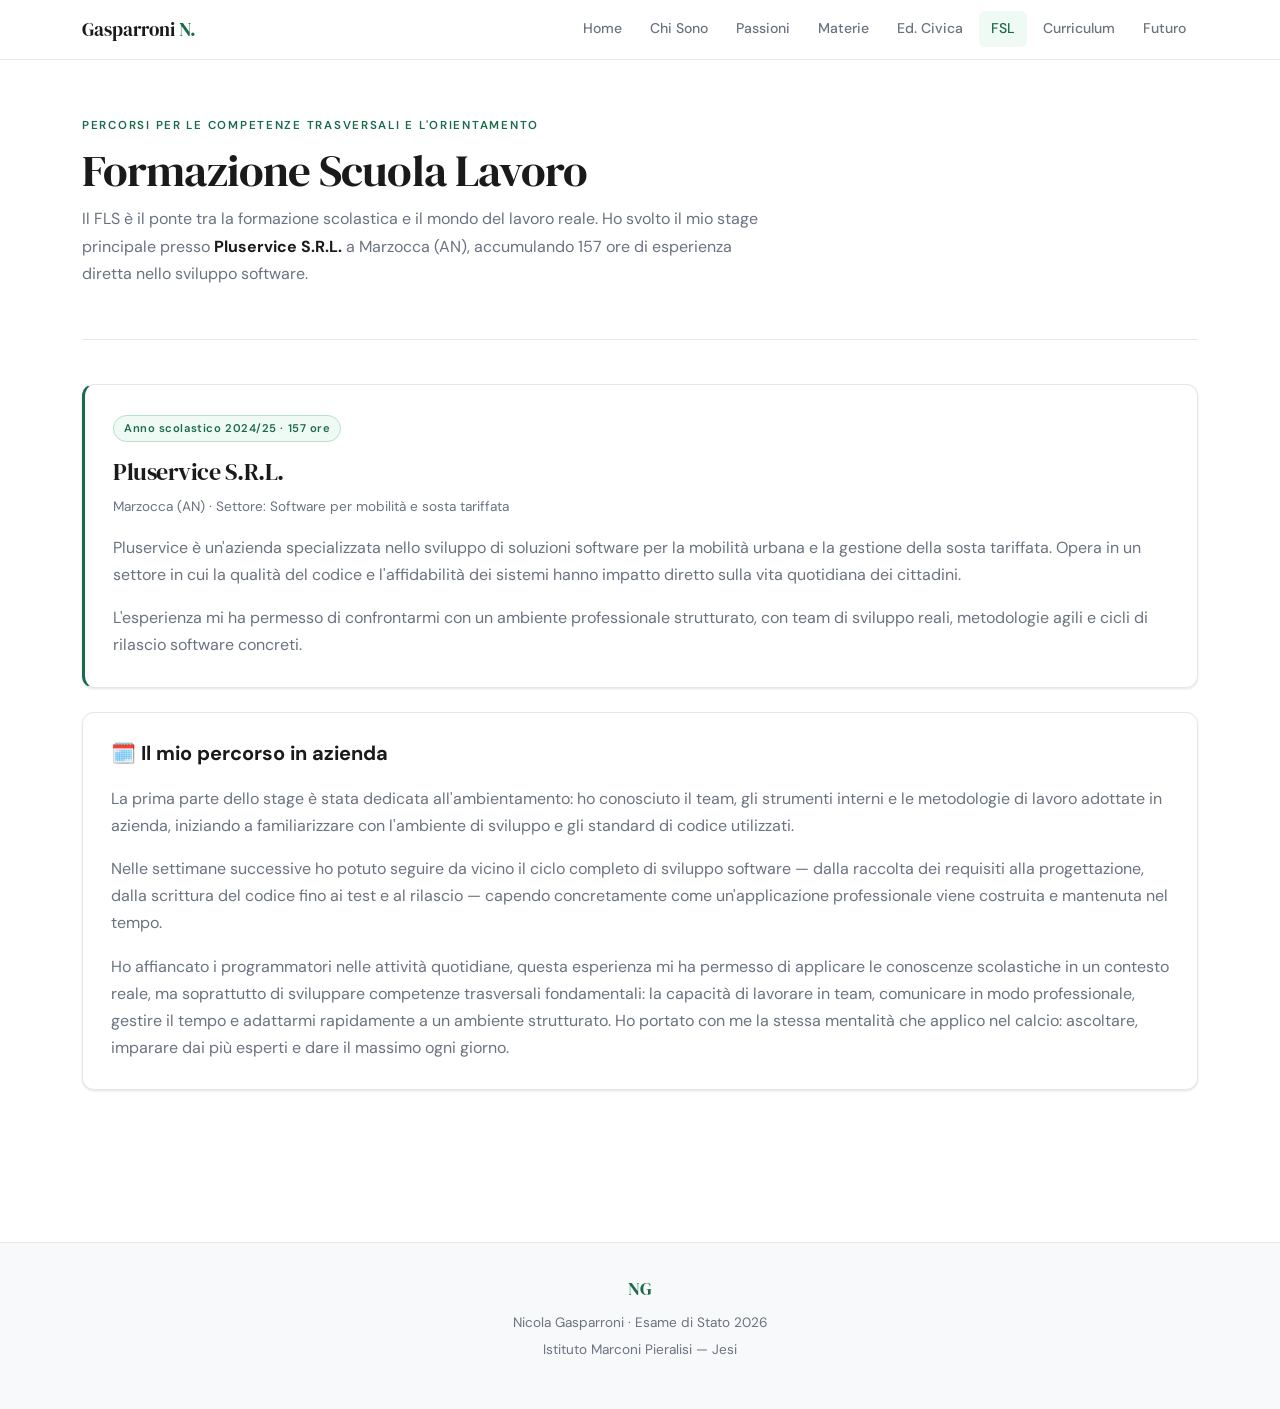
<file: fsl.html>
<!DOCTYPE html>
<html lang="it">
<head>
    <meta charset="UTF-8">
    <meta name="viewport" content="width=device-width, initial-scale=1.0">
    <title>Formazione Scuola Lavoro — Nicola Gasparroni</title>
    <link href="https://cdn.jsdelivr.net/npm/bootstrap@5.3.2/dist/css/bootstrap.min.css" rel="stylesheet">
    <link rel="stylesheet" href="style.css">
</head>
<body>
    <nav class="navbar navbar-expand-md navbar-light fixed-top">
        <div class="container">
            <a class="navbar-brand" href="index.html">Gasparroni <span>N.</span></a>
            <button class="navbar-toggler" type="button" data-bs-toggle="collapse" data-bs-target="#navbarMenu"><span class="navbar-toggler-icon"></span></button>
            <div class="collapse navbar-collapse" id="navbarMenu">
                <ul class="navbar-nav ms-auto gap-1">
                    <li class="nav-item"><a class="nav-link" href="index.html">Home</a></li>
                    <li class="nav-item"><a class="nav-link" href="chi-sono.html">Chi Sono</a></li>
                    <li class="nav-item"><a class="nav-link" href="passioni.html">Passioni</a></li>
                    <li class="nav-item"><a class="nav-link" href="materie.html">Materie</a></li>
                    <li class="nav-item"><a class="nav-link" href="ed-civica.html">Ed. Civica</a></li>
                    <li class="nav-item"><a class="nav-link active" href="fsl.html">FSL</a></li>
                    <li class="nav-item"><a class="nav-link" href="curriculum.html">Curriculum</a></li>
                    <li class="nav-item"><a class="nav-link" href="futuro.html">Futuro</a></li>
                </ul>
            </div>
        </div>
    </nav>

    <div class="container">
        <div class="page-header reveal">
            <p class="page-label">Percorsi per le Competenze Trasversali e l'Orientamento</p>
            <h1>Formazione Scuola Lavoro</h1>
            <p class="text-muted-custom mt-2" style="max-width:680px;">
                Il FLS è il ponte tra la formazione scolastica e il mondo del lavoro reale. Ho svolto il mio stage principale presso <strong style="color:var(--text-main);">Pluservice S.R.L.</strong> a Marzocca (AN), accumulando 157 ore di esperienza diretta nello sviluppo software.
            </p>
        </div>
    </div>

    <main class="container pb-5">

        <!-- Intro azienda -->
        <div class="card-dark accent-left mb-4 reveal">
            <span class="badge-accent mb-3 d-inline-block">Anno scolastico 2024/25 · 157 ore</span>
            <h4 style="margin-bottom:8px;">Pluservice S.R.L.</h4>
            <p class="text-muted-custom" style="font-size:0.85rem; margin-bottom:16px;">Marzocca (AN) · Settore: Software per mobilità e sosta tariffata</p>
            <p class="text-muted-custom">Pluservice è un'azienda specializzata nello sviluppo di soluzioni software per la mobilità urbana e la gestione della sosta tariffata. Opera in un settore in cui la qualità del codice e l'affidabilità dei sistemi hanno impatto diretto sulla vita quotidiana dei cittadini.</p>
            <p class="text-muted-custom mb-0">L'esperienza mi ha permesso di confrontarmi con un ambiente professionale strutturato, con team di sviluppo reali, metodologie agili e cicli di rilascio software concreti.</p>
        </div>

        <!-- Percorso + competenze come testo unico -->
        <div class="card-dark mb-4 reveal">
            <h5 style="font-weight:700; margin-bottom:20px; font-family:'DM Sans',system-ui,sans-serif;">🗓️ Il mio percorso in azienda</h5>
            <p class="text-muted-custom">La prima parte dello stage è stata dedicata all'ambientamento: ho conosciuto il team, gli strumenti interni e le metodologie di lavoro adottate in azienda, iniziando a familiarizzare con l'ambiente di sviluppo e gli standard di codice utilizzati.</p>
            <p class="text-muted-custom">Nelle settimane successive ho potuto seguire da vicino il ciclo completo di sviluppo software — dalla raccolta dei requisiti alla progettazione, dalla scrittura del codice fino ai test e al rilascio — capendo concretamente come un'applicazione professionale viene costruita e mantenuta nel tempo. </p>
            <p class="text-muted-custom mb-0">Ho affiancato i programmatori nelle attività quotidiane, questa esperienza mi ha permesso di applicare le conoscenze scolastiche in un contesto reale, ma soprattutto di sviluppare competenze trasversali fondamentali: la capacità di lavorare in team, comunicare in modo professionale, gestire il tempo e adattarmi rapidamente a un ambiente strutturato. Ho portato con me la stessa mentalità che applico nel calcio: ascoltare, imparare dai più esperti e dare il massimo ogni giorno.</p>
        </div>



    </main>

    <footer>
        <div class="container">
            <div class="footer-logo">NG</div>
            <p class="mb-1">Nicola Gasparroni · Esame di Stato 2026</p>
            <p>Istituto Marconi Pieralisi — Jesi</p>
        </div>
    </footer>
    <script src="https://cdn.jsdelivr.net/npm/bootstrap@5.3.2/dist/js/bootstrap.bundle.min.js"></script>
    <script src="script.js"></script>
</body>
</html>
</file>
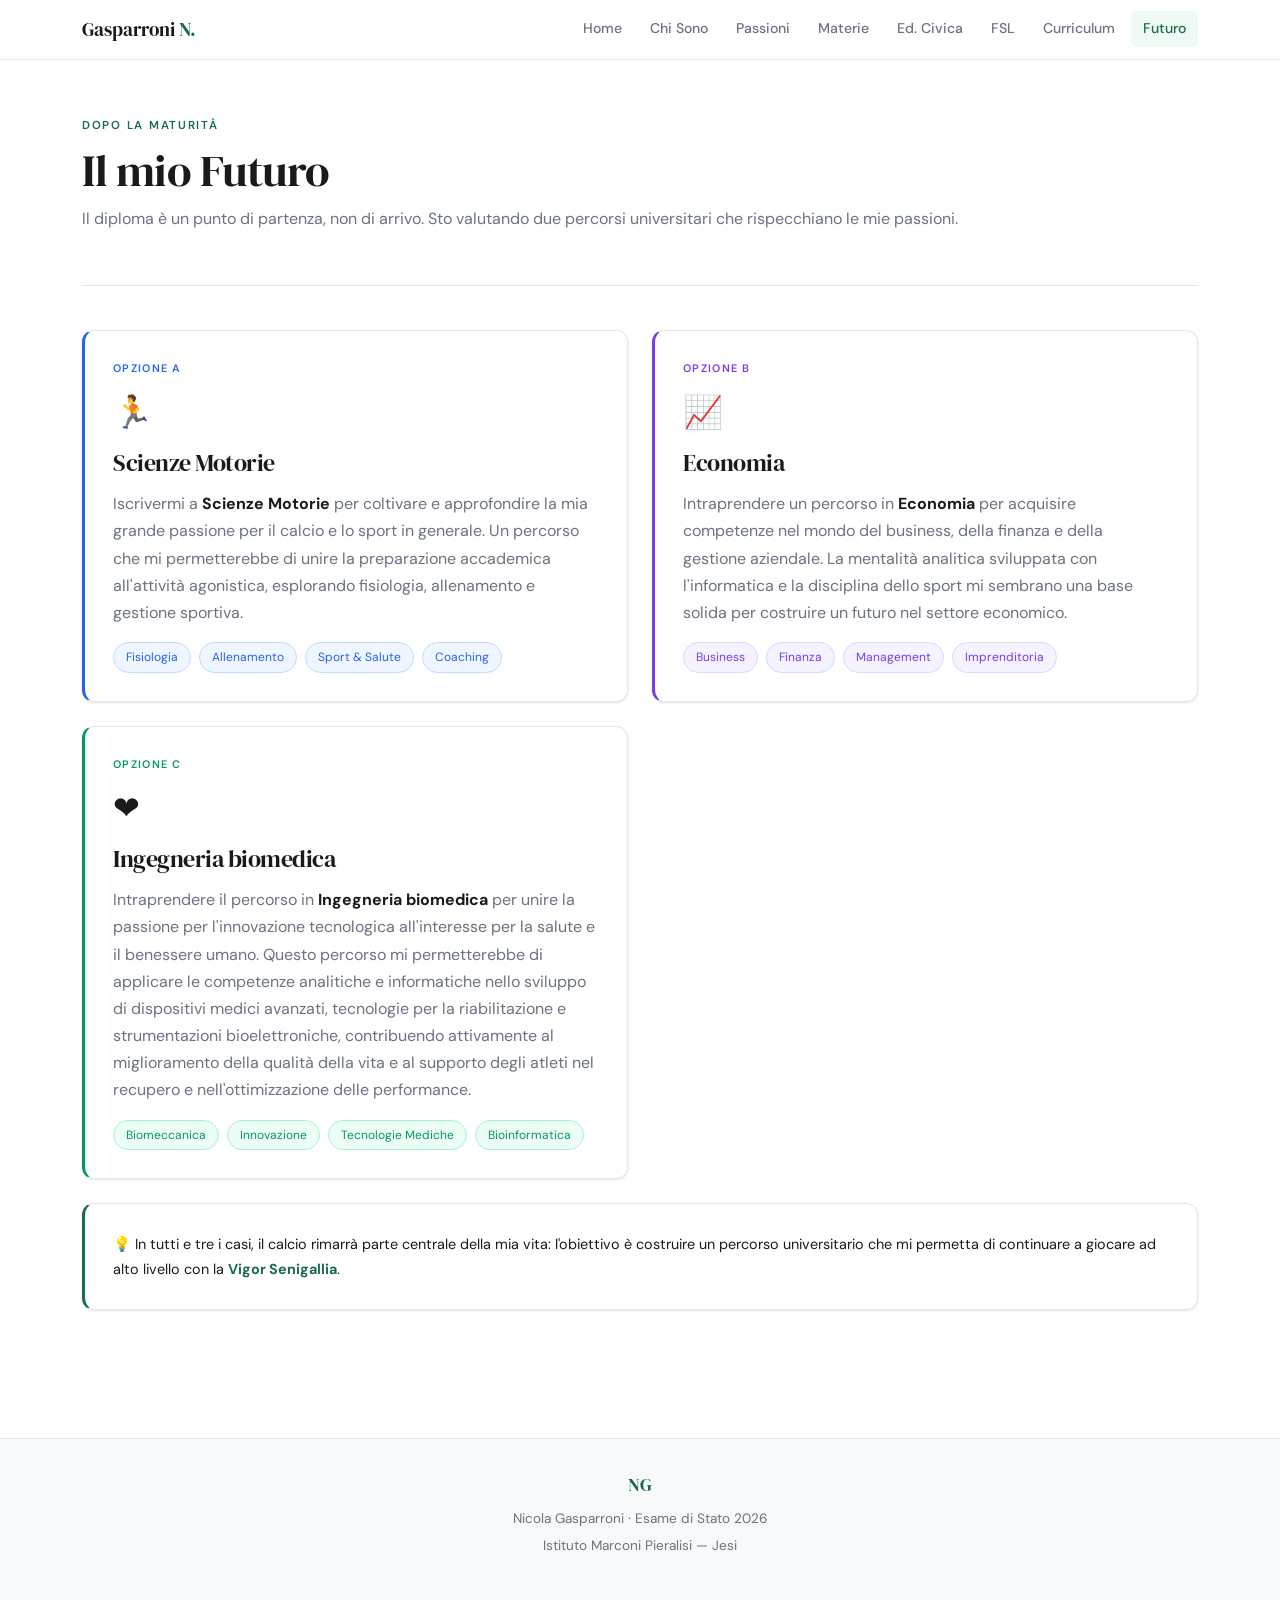
<file: futuro.html>
<!DOCTYPE html>
<html lang="it">
<head>
    <meta charset="UTF-8">
    <meta name="viewport" content="width=device-width, initial-scale=1.0">
    <title>Futuro — Nicola Gasparroni</title>
    <link href="https://cdn.jsdelivr.net/npm/bootstrap@5.3.2/dist/css/bootstrap.min.css" rel="stylesheet">
    <link rel="stylesheet" href="style.css">
</head>
<body>
    <nav class="navbar navbar-expand-md navbar-light fixed-top">
        <div class="container">
            <a class="navbar-brand" href="index.html">Gasparroni <span>N.</span></a>
            <button class="navbar-toggler" type="button" data-bs-toggle="collapse" data-bs-target="#navbarMenu"><span class="navbar-toggler-icon"></span></button>
            <div class="collapse navbar-collapse" id="navbarMenu">
                <ul class="navbar-nav ms-auto gap-1">
                    <li class="nav-item"><a class="nav-link" href="index.html">Home</a></li>
                    <li class="nav-item"><a class="nav-link" href="chi-sono.html">Chi Sono</a></li>
                    <li class="nav-item"><a class="nav-link" href="passioni.html">Passioni</a></li>
                    <li class="nav-item"><a class="nav-link" href="materie.html">Materie</a></li>
                    <li class="nav-item"><a class="nav-link" href="ed-civica.html">Ed. Civica</a></li>
                    <li class="nav-item"><a class="nav-link" href="fsl.html">FSL</a></li>
                    <li class="nav-item"><a class="nav-link" href="curriculum.html">Curriculum</a></li>
                    <li class="nav-item"><a class="nav-link active" href="futuro.html">Futuro</a></li>
                </ul>
            </div>
        </div>
    </nav>

    <div class="container">
        <div class="page-header reveal">
            <p class="page-label">Dopo la maturità</p>
            <h1>Il mio Futuro</h1>
            <p class="text-muted-custom mt-2">Il diploma è un punto di partenza, non di arrivo. Sto valutando due percorsi universitari che rispecchiano le mie passioni.</p>
        </div>
    </div>

    <main class="container pb-5">
        <div class="row g-4 mb-4">
            <div class="col-md-6 reveal">
                <div class="card-dark h-100" style="border-left:3px solid #2563eb;">
                    <span style="font-size:0.68rem; letter-spacing:0.12em; text-transform:uppercase; color:#2563eb; display:block; margin-bottom:8px; font-weight:600;">Opzione A</span>
                    <div style="font-size:2rem; margin-bottom:10px;">🏃</div>
                    <h4 style="margin-bottom:12px;">Scienze Motorie</h4>
                    <p class="text-muted-custom">Iscrivermi a <strong style="color:var(--text-main);">Scienze Motorie</strong> per coltivare e approfondire la mia grande passione per il calcio e lo sport in generale. Un percorso che mi permetterebbe di unire la preparazione accademica all'attività agonistica, esplorando fisiologia, allenamento e gestione sportiva.</p>
                    <div class="d-flex flex-wrap gap-2 mt-3">
                        <span style="font-size:0.75rem; padding:4px 12px; border-radius:20px; background:#eff6ff; border:1px solid #bfdbfe; color:#2563eb;">Fisiologia</span>
                        <span style="font-size:0.75rem; padding:4px 12px; border-radius:20px; background:#eff6ff; border:1px solid #bfdbfe; color:#2563eb;">Allenamento</span>
                        <span style="font-size:0.75rem; padding:4px 12px; border-radius:20px; background:#eff6ff; border:1px solid #bfdbfe; color:#2563eb;">Sport &amp; Salute</span>
                        <span style="font-size:0.75rem; padding:4px 12px; border-radius:20px; background:#eff6ff; border:1px solid #bfdbfe; color:#2563eb;">Coaching</span>
                    </div>
                </div>
            </div>
            <div class="col-md-6 reveal">
                <div class="card-dark h-100" style="border-left:3px solid #7c3aed;">
                    <span style="font-size:0.68rem; letter-spacing:0.12em; text-transform:uppercase; color:#7c3aed; display:block; margin-bottom:8px; font-weight:600;">Opzione B</span>
                    <div style="font-size:2rem; margin-bottom:10px;">📈</div>
                    <h4 style="margin-bottom:12px;">Economia</h4>
                    <p class="text-muted-custom">Intraprendere un percorso in <strong style="color:var(--text-main);">Economia</strong> per acquisire competenze nel mondo del business, della finanza e della gestione aziendale. La mentalità analitica sviluppata con l'informatica e la disciplina dello sport mi sembrano una base solida per costruire un futuro nel settore economico.</p>
                    <div class="d-flex flex-wrap gap-2 mt-3">
                        <span style="font-size:0.75rem; padding:4px 12px; border-radius:20px; background:#f5f3ff; border:1px solid #ddd6fe; color:#7c3aed;">Business</span>
                        <span style="font-size:0.75rem; padding:4px 12px; border-radius:20px; background:#f5f3ff; border:1px solid #ddd6fe; color:#7c3aed;">Finanza</span>
                        <span style="font-size:0.75rem; padding:4px 12px; border-radius:20px; background:#f5f3ff; border:1px solid #ddd6fe; color:#7c3aed;">Management</span>
                        <span style="font-size:0.75rem; padding:4px 12px; border-radius:20px; background:#f5f3ff; border:1px solid #ddd6fe; color:#7c3aed;">Imprenditoria</span>
                    </div>
                </div>
            </div>
            <div class="col-md-6 reveal">
                <div class="card-dark h-100" style="border-left:3px solid #059669;">
                    <span style="font-size:0.68rem; letter-spacing:0.12em; text-transform:uppercase; color:#059669; display:block; margin-bottom:8px; font-weight:600;">Opzione C</span>
                    <div style="font-size:2rem; margin-bottom:10px;">❤️</div>
                    <h4 style="margin-bottom:12px;">Ingegneria biomedica</h4>
                    <p class="text-muted-custom">Intraprendere il percorso in <strong style="color:var(--text-main);">Ingegneria biomedica</strong> per unire la passione per l'innovazione tecnologica all'interesse per la salute e il benessere umano. Questo percorso mi permetterebbe di applicare le competenze analitiche e informatiche nello sviluppo di dispositivi medici avanzati, tecnologie per la riabilitazione e strumentazioni bioelettroniche, contribuendo attivamente al miglioramento della qualità della vita e al supporto degli atleti nel recupero e nell'ottimizzazione delle performance.</p>
                    <div class="d-flex flex-wrap gap-2 mt-3">
                        <span style="font-size:0.75rem; padding:4px 12px; border-radius:20px; background:#ecfdf5; border:1px solid #a7f3d0; color:#059669;">Biomeccanica</span>
                        <span style="font-size:0.75rem; padding:4px 12px; border-radius:20px; background:#ecfdf5; border:1px solid #a7f3d0; color:#059669;">Innovazione</span>
                        <span style="font-size:0.75rem; padding:4px 12px; border-radius:20px; background:#ecfdf5; border:1px solid #a7f3d0; color:#059669;">Tecnologie Mediche</span>
                        <span style="font-size:0.75rem; padding:4px 12px; border-radius:20px; background:#ecfdf5; border:1px solid #a7f3d0; color:#059669;">Bioinformatica</span>
                    </div>
                </div>
            </div>
        </div><!-- end row -->

        <div class="card-dark accent-left reveal">
            <p class="mb-0" style="font-size:0.9rem;">💡 In tutti e tre i casi, il calcio rimarrà parte centrale della mia vita: l'obiettivo è costruire un percorso universitario che mi permetta di continuare a giocare ad alto livello con la <strong style="color:var(--accent);">Vigor Senigallia</strong>.</p>
        </div>
    </main>

    <footer>
        <div class="container">
            <div class="footer-logo">NG</div>
            <p class="mb-1">Nicola Gasparroni · Esame di Stato 2026</p>
            <p>Istituto Marconi Pieralisi — Jesi</p>
        </div>
    </footer>
    <script src="https://cdn.jsdelivr.net/npm/bootstrap@5.3.2/dist/js/bootstrap.bundle.min.js"></script>
    <script src="script.js"></script>
</body>
</html>
</file>
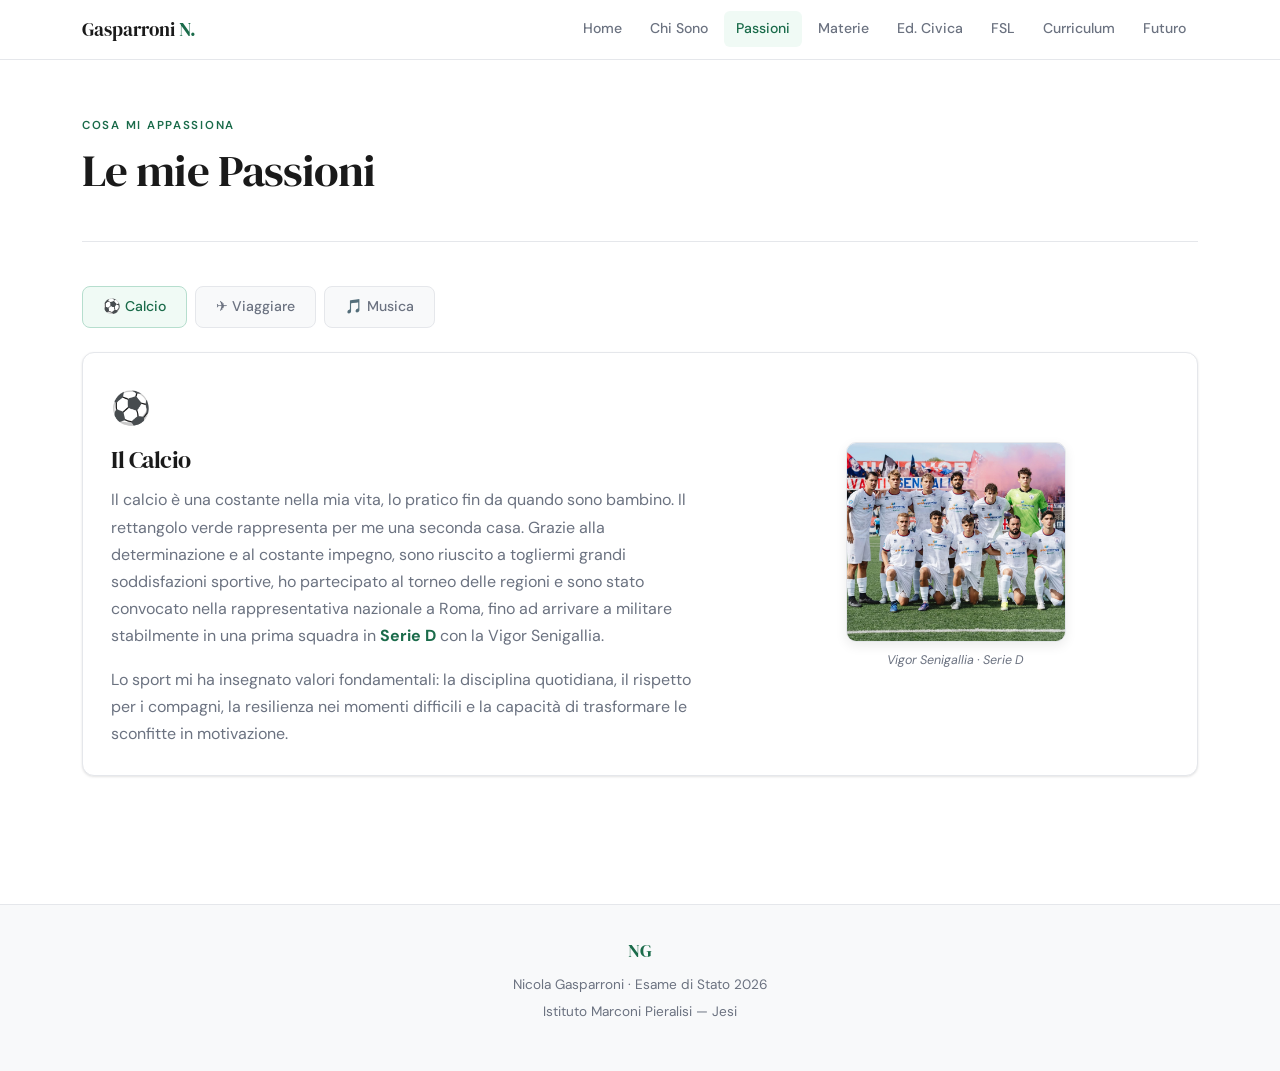
<file: passioni.html>
<!DOCTYPE html>
<html lang="it">
<head>
    <meta charset="UTF-8">
    <meta name="viewport" content="width=device-width, initial-scale=1.0">
    <title>Passioni — Nicola Gasparroni</title>
    <link href="https://cdn.jsdelivr.net/npm/bootstrap@5.3.2/dist/css/bootstrap.min.css" rel="stylesheet">
    <link rel="stylesheet" href="style.css">
</head>
<body>
    <nav class="navbar navbar-expand-md navbar-light fixed-top">
        <div class="container">
            <a class="navbar-brand" href="index.html">Gasparroni <span>N.</span></a>
            <button class="navbar-toggler" type="button" data-bs-toggle="collapse" data-bs-target="#navbarMenu"><span class="navbar-toggler-icon"></span></button>
            <div class="collapse navbar-collapse" id="navbarMenu">
                <ul class="navbar-nav ms-auto gap-1">
                    <li class="nav-item"><a class="nav-link" href="index.html">Home</a></li>
                    <li class="nav-item"><a class="nav-link" href="chi-sono.html">Chi Sono</a></li>
                    <li class="nav-item"><a class="nav-link active" href="passioni.html">Passioni</a></li>
                    <li class="nav-item"><a class="nav-link" href="materie.html">Materie</a></li>
                    <li class="nav-item"><a class="nav-link" href="ed-civica.html">Ed. Civica</a></li>
                    <li class="nav-item"><a class="nav-link" href="fsl.html">FSL</a></li>
                    <li class="nav-item"><a class="nav-link" href="curriculum.html">Curriculum</a></li>
                    <li class="nav-item"><a class="nav-link" href="futuro.html">Futuro</a></li>
                </ul>
            </div>
        </div>
    </nav>

    <div class="container">
        <div class="page-header reveal">
            <p class="page-label">Cosa mi appassiona</p>
            <h1>Le mie Passioni</h1>
        </div>
    </div>

    <main class="container pb-5">
        <div class="d-flex gap-2 flex-wrap mb-4 reveal">
            <button class="tab-btn active" data-target="calcio">⚽ Calcio</button>
            <button class="tab-btn" data-target="viaggi">✈️ Viaggiare</button>
            <button class="tab-btn" data-target="musica">🎵 Musica</button>
        </div>

        <div class="passione-panel active reveal" id="panel-calcio">
            <div class="card-dark">
                <div class="row g-4 align-items-center">
                    <div class="col-md-7">
                        <div style="font-size:2rem; margin-bottom:10px;">⚽</div>
                        <h4 style="margin-bottom:12px;">Il Calcio</h4>
                        <p class="text-muted-custom">Il calcio è una costante nella mia vita, lo pratico fin da quando sono bambino. Il rettangolo verde rappresenta per me una seconda casa. Grazie alla determinazione e al costante impegno, sono riuscito a togliermi grandi soddisfazioni sportive, ho partecipato al torneo delle regioni e sono stato convocato nella rappresentativa nazionale a Roma, fino ad arrivare a militare stabilmente in una prima squadra in <strong style="color:var(--accent);">Serie D</strong> con la Vigor Senigallia.</p>
                        <p class="text-muted-custom mb-0">Lo sport mi ha insegnato valori fondamentali: la disciplina quotidiana, il rispetto per i compagni, la resilienza nei momenti difficili e la capacità di trasformare le sconfitte in motivazione.</p>
                    </div>
                    <div class="col-md-5 text-center">
                        <img src="calcio.JPG" alt="Nicola - Calcio" style="width:100%; max-width:220px; height:200px; object-fit:cover; object-position:top center; border-radius:10px; border:1px solid var(--border); box-shadow:var(--shadow-md);">
                        <p class="text-muted-custom mt-2" style="font-size:0.78rem; font-style:italic;">Vigor Senigallia · Serie D</p>
                    </div>
                </div>
            </div>
        </div>

        <div class="passione-panel" id="panel-viaggi">
            <div class="card-dark">
                <div class="row g-4 align-items-center">
                    <div class="col-md-7">
                        <div style="font-size:2rem; margin-bottom:10px;">✈️</div>
                        <h4 style="margin-bottom:12px;">Viaggiare</h4>
                        <p class="text-muted-custom">Viaggiare per me significa scoprire nuove culture, ampliare i miei orizzonti e uscire dalla zona di comfort. Ogni viaggio è un'opportunità di crescita personale e di scoperta del mondo.</p>
                        <p class="text-muted-custom mb-0">La stessa mentalità aperta che porto in viaggio la applico agli studi e al campo di calcio: curiosità, adattamento e voglia di imparare sempre qualcosa di nuovo.</p>
                    </div>
                    <div class="col-md-5 text-center">
                        <img src="viaggi.JPG" alt="Viaggi" style="width:100%; max-width:220px; height:200px; object-fit:cover; border-radius:10px; border:1px solid var(--border); box-shadow:var(--shadow-md);">
                        <p class="text-muted-custom mt-2" style="font-size:0.78rem; font-style:italic;">Scoprire il mondo</p>
                    </div>
                </div>
            </div>
        </div>

        <div class="passione-panel" id="panel-musica">
            <div class="card-dark">
                <div class="row g-4 align-items-center">
                    <div class="col-md-7">
                        <div style="font-size:2rem; margin-bottom:10px;">🎵</div>
                        <h4 style="margin-bottom:12px;">Musica</h4>
                        <p class="text-muted-custom">La musica è la colonna sonora della mia quotidianità: accompagna gli allenamenti, i viaggi in macchina e i momenti di studio.</p>

                    </div>
                    <div class="col-md-5 text-center">
                        <img src="musica.JPG" alt="Musica" style="width:100%; max-width:220px; height:200px; object-fit:cover; border-radius:10px; border:1px solid var(--border); box-shadow:var(--shadow-md);">
                        <p class="text-muted-custom mt-2" style="font-size:0.78rem; font-style:italic;">La musica come compagna di viaggio</p>
                    </div>
                </div>
            </div>
        </div>
    </main>

    <footer>
        <div class="container">
            <div class="footer-logo">NG</div>
            <p class="mb-1">Nicola Gasparroni · Esame di Stato 2026</p>
            <p>Istituto Marconi Pieralisi — Jesi</p>
        </div>
    </footer>
    <script src="https://cdn.jsdelivr.net/npm/bootstrap@5.3.2/dist/js/bootstrap.bundle.min.js"></script>
    <script src="script.js"></script>
</body>
</html>
</file>
<file: style.css>
@import url('https://fonts.googleapis.com/css2?family=DM+Serif+Display:ital@0;1&family=DM+Sans:wght@300;400;500;600;700&display=swap');

:root {
    --accent: #1a6b4a;
    --accent-light: #f0faf5;
    --accent-border: #b6dece;
    --bg: #ffffff;
    --bg-alt: #f8f9fa;
    --bg-card: #ffffff;
    --text-main: #1a1a1a;
    --text-muted: #6b7280;
    --border: #e5e7eb;
    --border-dark: #d1d5db;
    --shadow: 0 1px 3px rgba(0,0,0,0.08), 0 1px 2px rgba(0,0,0,0.04);
    --shadow-md: 0 4px 12px rgba(0,0,0,0.08);
}

/* === BASE === */
*, *::before, *::after { box-sizing: border-box; }

body {
    background: var(--bg);
    color: var(--text-main);
    font-family: 'DM Sans', system-ui, sans-serif;
    font-weight: 400;
    line-height: 1.7;
    padding-top: 64px;
}

h1, h2, h3, h4 {
    font-family: 'DM Serif Display', serif;
    font-weight: 400;
    letter-spacing: -0.02em;
}

/* === NAVBAR === */
.navbar {
    background: rgba(255,255,255,0.95) !important;
    backdrop-filter: blur(10px);
    border-bottom: 1px solid var(--border);
    box-shadow: none;
    transition: box-shadow 0.2s;
}
.navbar-brand {
    font-family: 'DM Serif Display', serif;
    font-size: 1.2rem;
    color: var(--text-main) !important;
}
.navbar-brand span { color: var(--accent); }

.navbar .nav-link {
    color: var(--text-muted) !important;
    font-size: 0.88rem;
    font-weight: 500;
    transition: color 0.2s;
    padding: 6px 12px !important;
    border-radius: 6px;
}
.navbar .nav-link:hover { color: var(--text-main) !important; background: var(--bg-alt); }
.navbar .nav-link.active { color: var(--accent) !important; background: var(--accent-light); }
.navbar-toggler { border: 1px solid var(--border); }
.navbar-toggler-icon { filter: invert(0.4); }

/* === HERO === */
.hero-section {
    padding: 80px 0 72px;
    border-bottom: 1px solid var(--border);
}
.hero-photo {
    width: 200px;
    height: 250px;
    object-fit: cover;
    object-position: top center;
    border-radius: 12px;
    border: 1px solid var(--border-dark);
    box-shadow: var(--shadow-md);
}
.hero-tag {
    display: inline-block;
    font-size: 0.72rem;
    letter-spacing: 0.12em;
    text-transform: uppercase;
    color: var(--accent);
    background: var(--accent-light);
    border: 1px solid var(--accent-border);
    padding: 4px 14px;
    border-radius: 20px;
    margin-bottom: 16px;
    font-weight: 600;
}
.hero-title {
    font-size: clamp(2.2rem, 6vw, 3.8rem);
    line-height: 1.05;
    color: var(--text-main);
}
.hero-sub {
    color: var(--text-muted);
    font-size: 1rem;
    margin-bottom: 28px;
    font-weight: 400;
}

/* === PAGE HEADER === */
.page-header {
    padding: 52px 0 36px;
    border-bottom: 1px solid var(--border);
    margin-bottom: 44px;
}
.page-header .page-label {
    font-size: 0.72rem;
    letter-spacing: 0.15em;
    text-transform: uppercase;
    color: var(--accent);
    margin-bottom: 8px;
    font-weight: 600;
}
.page-header h1 {
    font-size: clamp(2rem, 4vw, 2.8rem);
}

/* === CARDS === */
.card-dark {
    background: var(--bg-card);
    border: 1px solid var(--border);
    border-radius: 12px;
    padding: 28px;
    box-shadow: var(--shadow);
}
.card-dark.accent-left { border-left: 3px solid var(--accent); }

/* === BADGE === */
.badge-accent {
    background: var(--accent-light);
    border: 1px solid var(--accent-border);
    color: var(--accent);
    font-size: 0.7rem;
    padding: 3px 10px;
    border-radius: 20px;
    font-weight: 600;
    letter-spacing: 0.05em;
}
.badge-blue {
    background: #eff6ff;
    border: 1px solid #bfdbfe;
    color: #2563eb;
    font-size: 0.7rem;
    padding: 3px 10px;
    border-radius: 20px;
    font-weight: 600;
}

/* === TESTO MUTED === */
.text-muted-custom { color: var(--text-muted) !important; }

/* === BOTTONE PRINCIPALE === */
.btn-accent {
    background: var(--accent);
    color: #fff;
    font-weight: 600;
    border: none;
    border-radius: 8px;
    padding: 10px 24px;
    text-decoration: none;
    display: inline-block;
    font-size: 0.9rem;
    transition: background 0.2s, transform 0.2s, box-shadow 0.2s;
}
.btn-accent:hover {
    background: #155d3e;
    transform: translateY(-1px);
    box-shadow: 0 4px 16px rgba(26,107,74,0.25);
    color: #fff;
}

/* === TABS (Passioni) === */
.tab-btn {
    background: var(--bg-alt);
    border: 1px solid var(--border);
    color: var(--text-muted);
    padding: 8px 20px;
    border-radius: 8px;
    cursor: pointer;
    font-size: 0.88rem;
    font-weight: 500;
    transition: all 0.2s;
    font-family: 'DM Sans', system-ui, sans-serif;
}
.tab-btn:hover { color: var(--text-main); border-color: var(--border-dark); }
.tab-btn.active {
    background: var(--accent-light);
    border-color: var(--accent-border);
    color: var(--accent);
}
.passione-panel { display: none; }
.passione-panel.active { display: block; animation: fadeIn 0.3s ease; }
@keyframes fadeIn { from { opacity: 0; transform: translateY(8px); } to { opacity: 1; transform: none; } }

/* === MATERIE === */
.materia-card {
    background: var(--bg-alt);
    border: 1px solid var(--border);
    border-radius: 10px;
    padding: 20px;
    cursor: pointer;
    transition: border-color 0.2s, transform 0.2s, box-shadow 0.2s;
    height: 100%;
}
.materia-card:hover {
    border-color: var(--accent-border);
    transform: translateY(-2px);
    box-shadow: var(--shadow-md);
}
.materia-card .materia-icon { font-size: 1.6rem; margin-bottom: 10px; }
.materia-card h5 { font-size: 0.9rem; font-weight: 600; margin-bottom: 4px; color: var(--text-main); font-family: 'DM Sans', system-ui, sans-serif; }
.materia-card p { font-size: 0.78rem; color: var(--text-muted); margin: 0; }

/* === MODALE === */
.modale-overlay {
    display: none;
    position: fixed; inset: 0;
    background: rgba(0,0,0,0.4);
    z-index: 2000;
    align-items: center;
    justify-content: center;
    backdrop-filter: blur(4px);
}
.modale-overlay.open { display: flex; }
.modale-box {
    background: var(--bg-card);
    border: 1px solid var(--border);
    border-radius: 16px;
    padding: 36px;
    max-width: 480px;
    width: 90%;
    position: relative;
    box-shadow: var(--shadow-md);
}
.modale-box h3 { font-size: 1.4rem; margin-bottom: 12px; }
.modale-close {
    position: absolute; top: 16px; right: 18px;
    background: none; border: none;
    color: var(--text-muted); font-size: 1.4rem; cursor: pointer;
    line-height: 1;
}
.modale-close:hover { color: var(--text-main); }

/* === FOOTER === */
footer {
    border-top: 1px solid var(--border);
    padding: 32px 0;
    text-align: center;
    color: var(--text-muted);
    font-size: 0.85rem;
    margin-top: 80px;
    background: var(--bg-alt);
}
footer .footer-logo {
    display: inline-block;
    font-family: 'DM Serif Display', serif;
    font-size: 1.1rem;
    color: var(--accent);
    margin-bottom: 6px;
}

/* === CURRICULUM === */
.cv-entry { margin-bottom: 22px; padding-bottom: 22px; border-bottom: 1px solid var(--border); }
.cv-entry:last-child { border-bottom: none; margin-bottom: 0; padding-bottom: 0; }
.cv-year { font-size: 0.72rem; color: var(--accent); text-transform: uppercase; letter-spacing: 0.08em; font-weight: 600; }
.cv-title { font-weight: 600; color: var(--text-main); font-size: 0.95rem; margin-top: 2px; }
.cv-place { font-size: 0.8rem; color: var(--text-muted); font-style: italic; }
.cv-desc { font-size: 0.83rem; color: var(--text-muted); margin-top: 4px; }

/* === ED. CIVICA === */
.disciplina-card {
    background: var(--bg-card);
    border: 1px solid var(--border);
    border-radius: 10px;
    height: 100%;
    box-shadow: var(--shadow);
}
.disciplina-card .card-header-dark {
    background: var(--bg-alt);
    border-bottom: 1px solid var(--border);
    border-radius: 10px 10px 0 0;
    padding: 14px 20px;
    font-weight: 600;
    font-size: 0.85rem;
    color: var(--text-main);
}
.disciplina-card .card-body-inner { padding: 20px; }
.disciplina-card ul { padding-left: 18px; color: var(--text-muted); font-size: 0.87rem; }
.disciplina-card ul li { margin-bottom: 10px; }
.disciplina-card ul li strong { color: var(--text-main); }

/* === FSL (nuova pagina) === */
.fsl-step {
    display: flex;
    gap: 20px;
    margin-bottom: 32px;
}
.fsl-step-num {
    flex-shrink: 0;
    width: 36px;
    height: 36px;
    border-radius: 50%;
    background: var(--accent-light);
    border: 1px solid var(--accent-border);
    color: var(--accent);
    font-weight: 700;
    font-size: 0.85rem;
    display: flex;
    align-items: center;
    justify-content: center;
    margin-top: 2px;
}
.fsl-step-content { flex: 1; }
.fsl-step-title { font-weight: 600; color: var(--text-main); margin-bottom: 4px; font-size: 0.95rem; }
.fsl-step-desc { font-size: 0.85rem; color: var(--text-muted); }

.skill-pill {
    display: inline-block;
    background: var(--bg-alt);
    border: 1px solid var(--border);
    color: var(--text-muted);
    font-size: 0.75rem;
    padding: 4px 12px;
    border-radius: 20px;
    margin: 3px;
    font-weight: 500;
}

/* === REVEAL ANIMATION === */
.reveal {
    opacity: 0;
    transform: translateY(16px);
    transition: opacity 0.5s ease, transform 0.5s ease;
}
.reveal.visible { opacity: 1; transform: translateY(0); }

/* === EXAM BADGE & LARGE MODAL === */
.badge-esame {
    display: inline-block;
    margin-top: 8px;
    font-size: 0.65rem;
    padding: 2px 8px;
    border-radius: 20px;
    background: #fff8e1;
    border: 1px solid #ffe082;
    color: #b45309;
    font-weight: 700;
    letter-spacing: 0.05em;
}
.materia-esame {
    border-color: var(--accent-border);
    position: relative;
}
.materia-esame::after {
    content: '';
    position: absolute;
    top: 0; left: 0;
    width: 3px;
    height: 100%;
    background: var(--accent);
    border-radius: 10px 0 0 10px;
}
.modale-box-large {
    max-width: 600px;
    max-height: 85vh;
    overflow-y: auto;
}

/* === RESPONSIVE === */
@media (max-width: 768px) {
    .hero-photo { width: 160px; height: 200px; }
    .hero-section { text-align: center; }
    body { padding-top: 56px; }
    .fsl-step { flex-direction: column; gap: 8px; }
}
</file>
